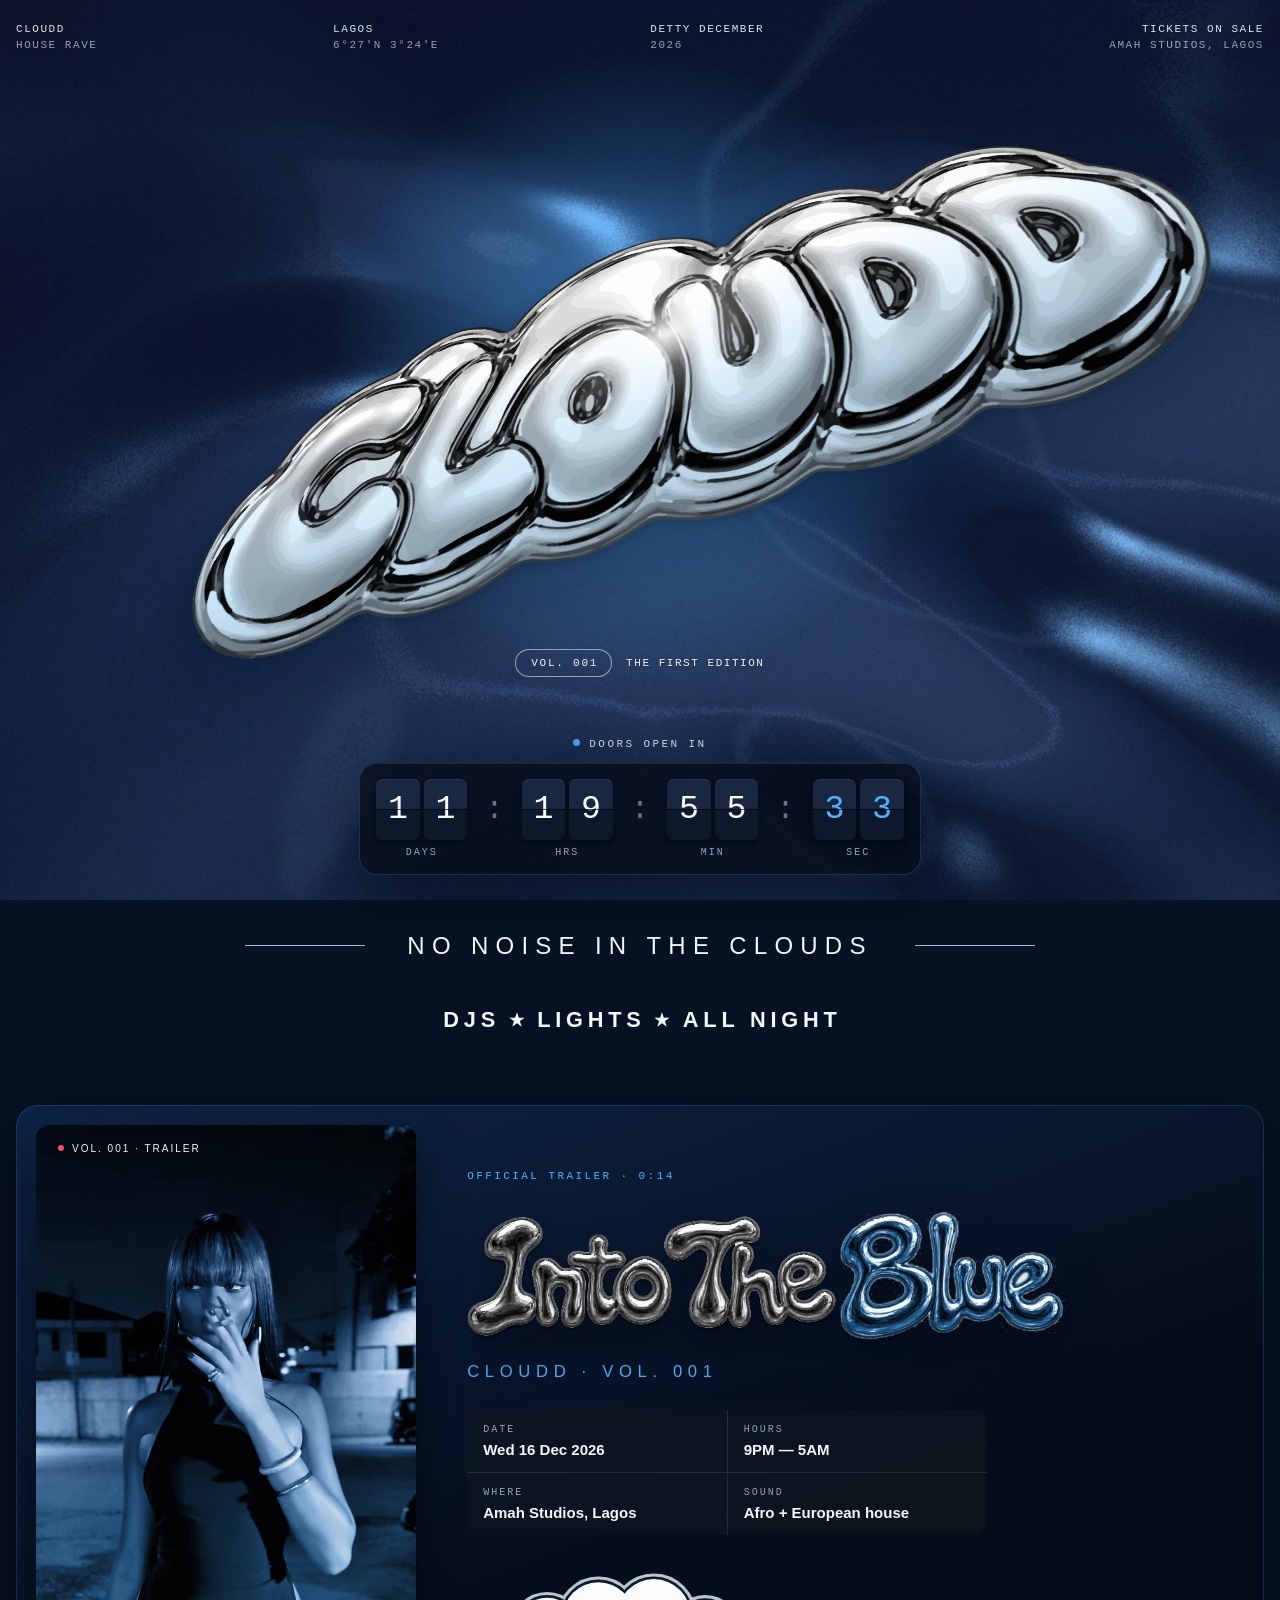
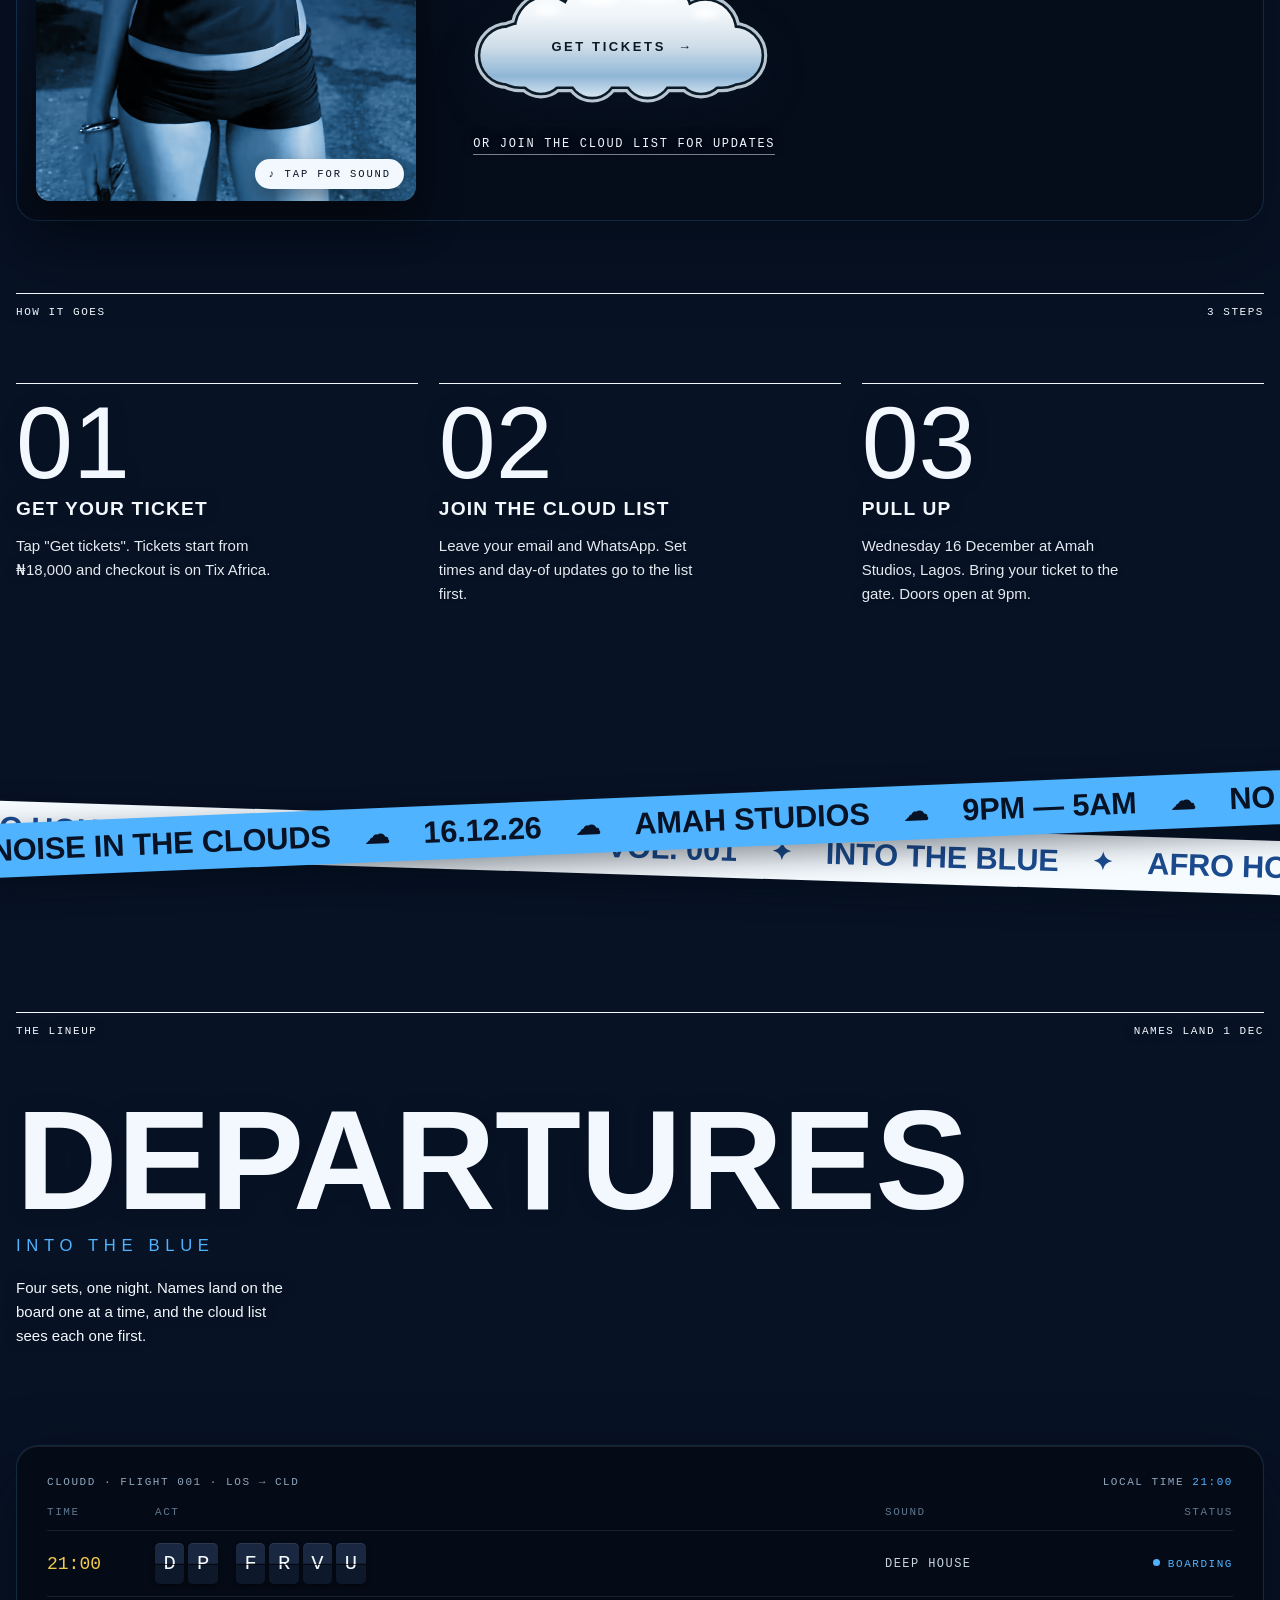
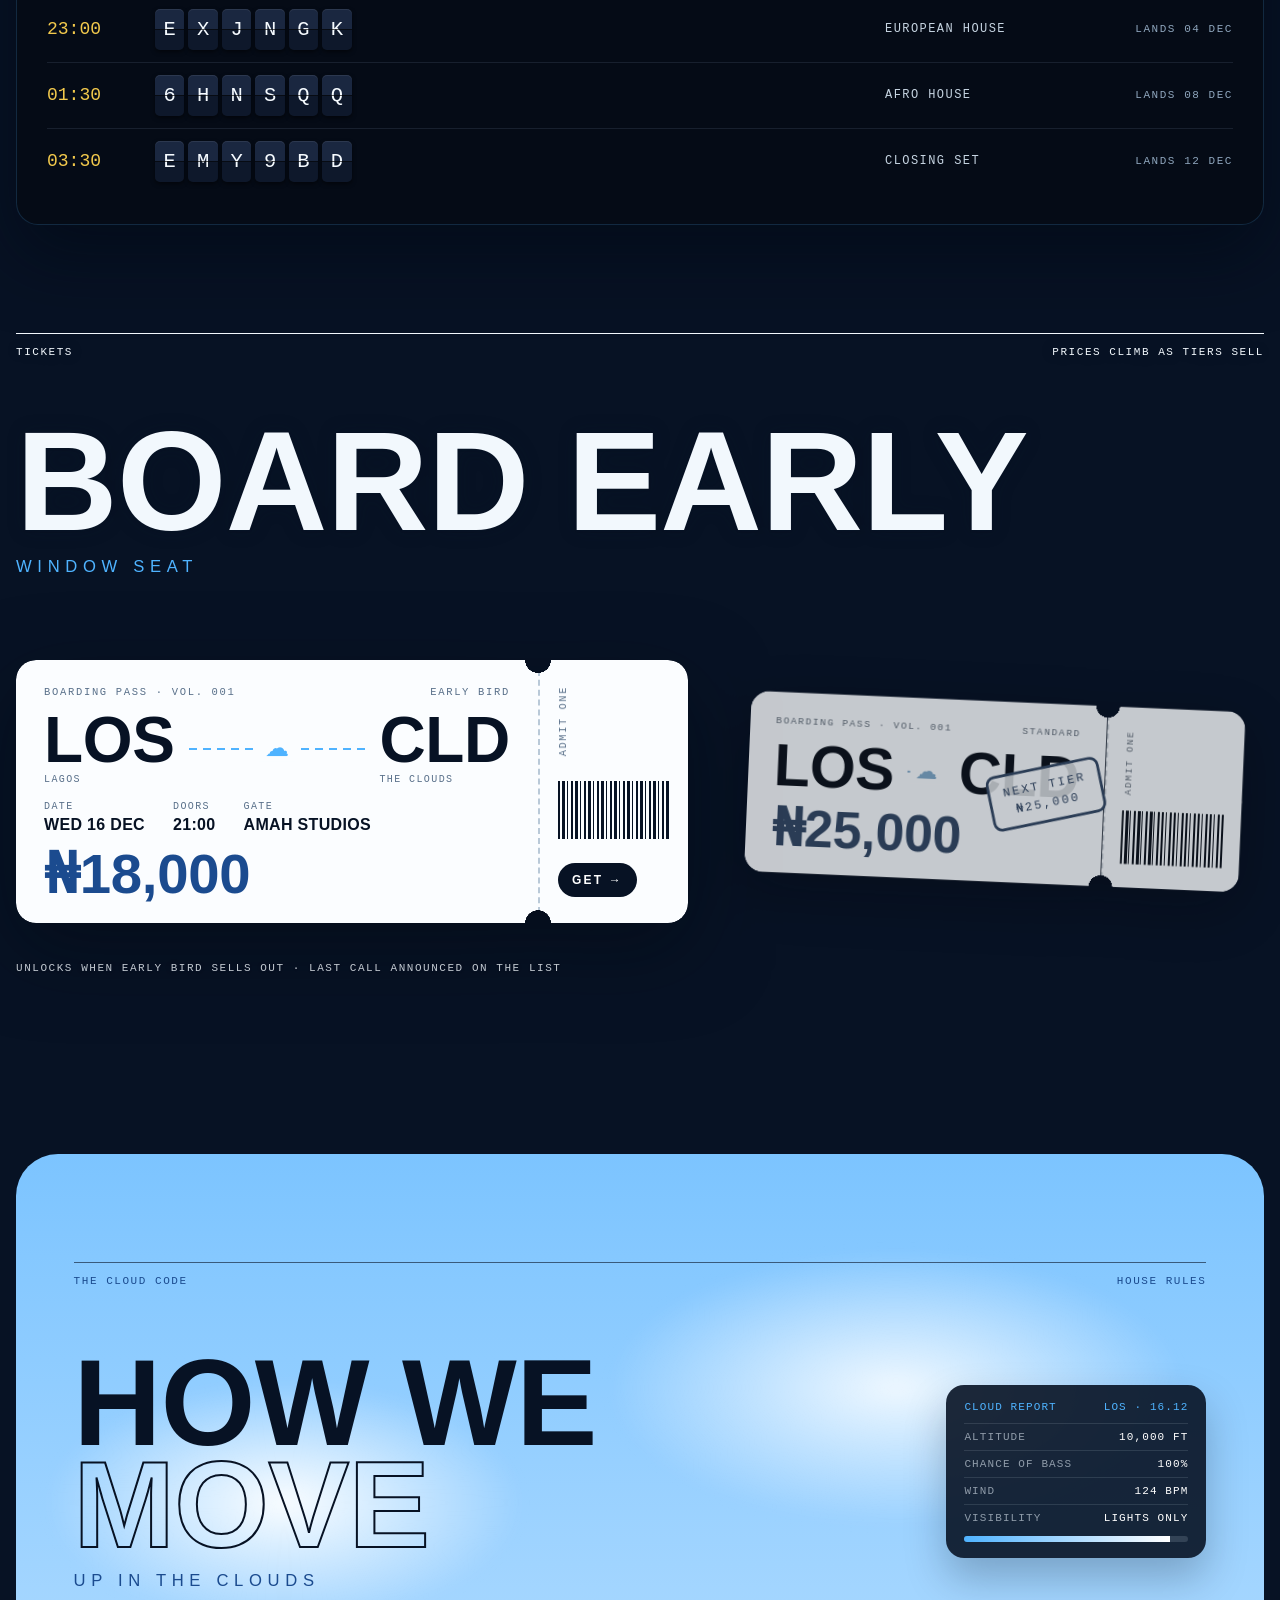
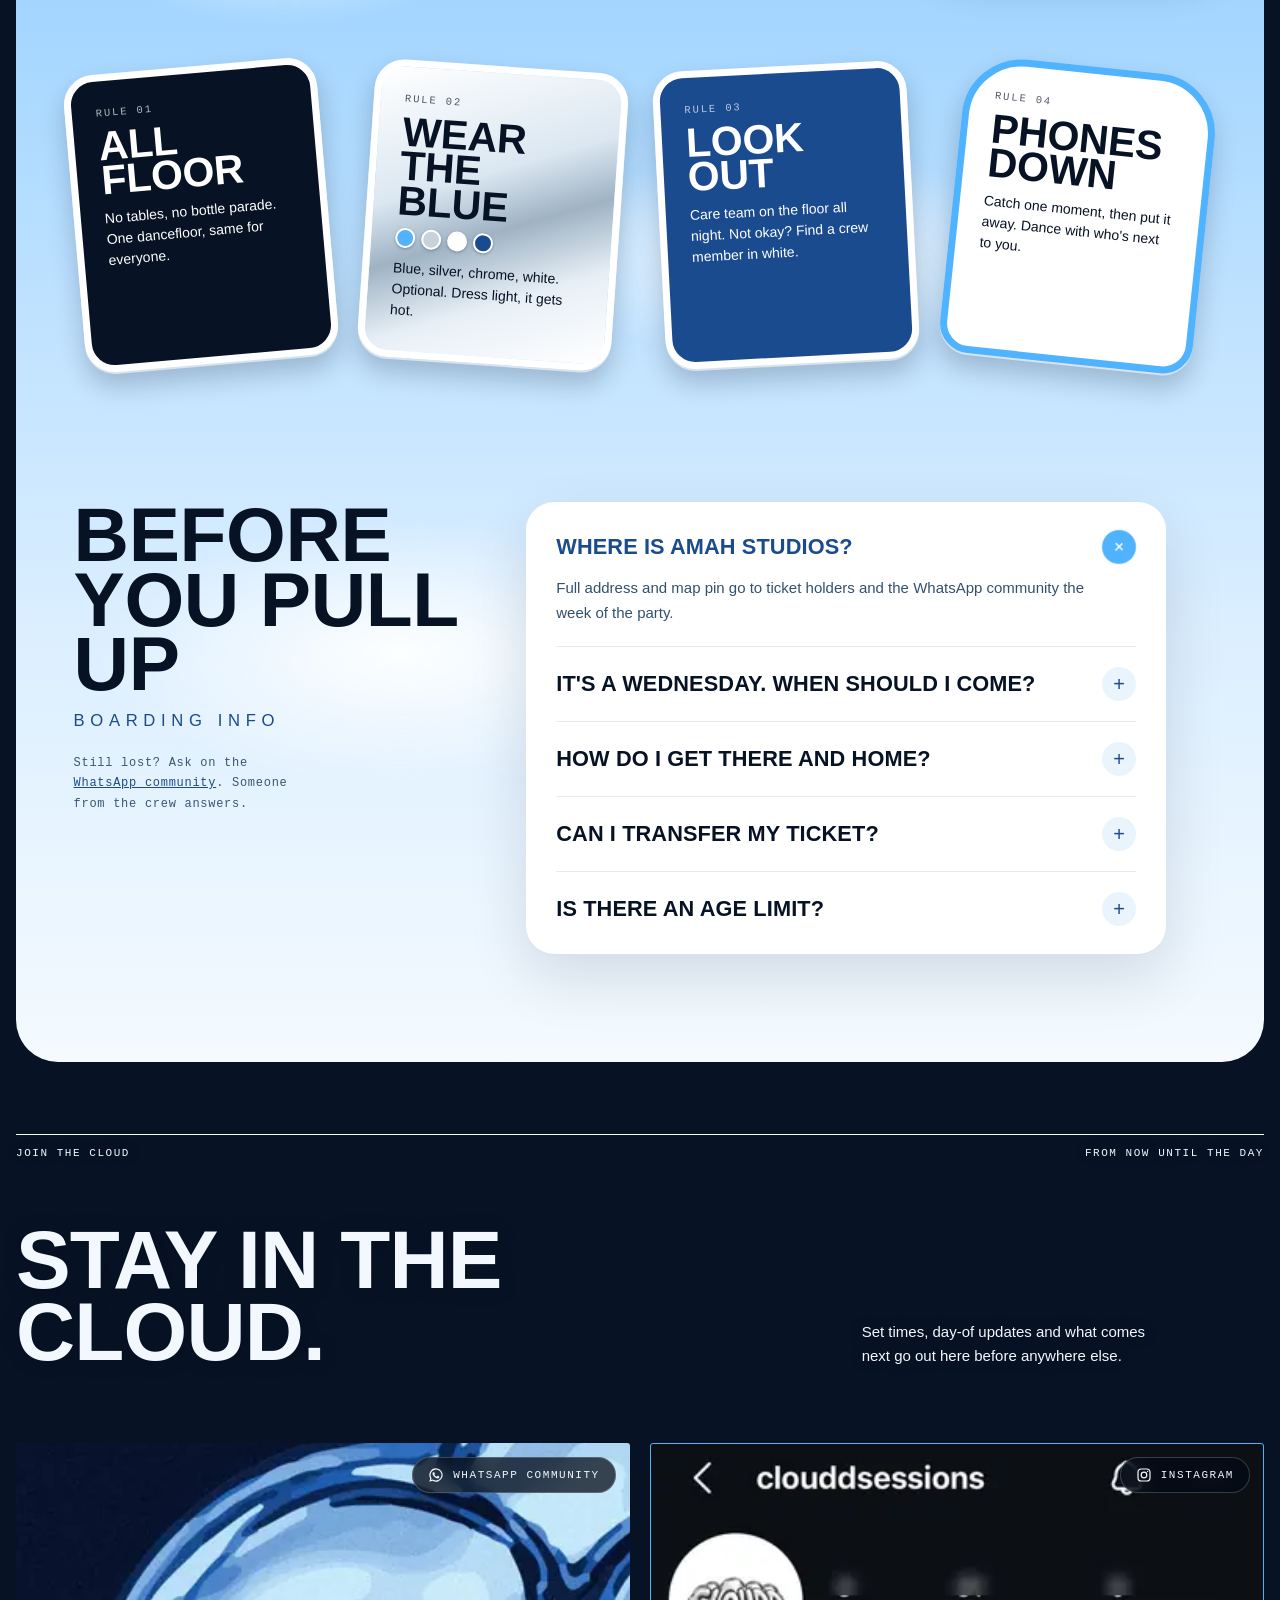
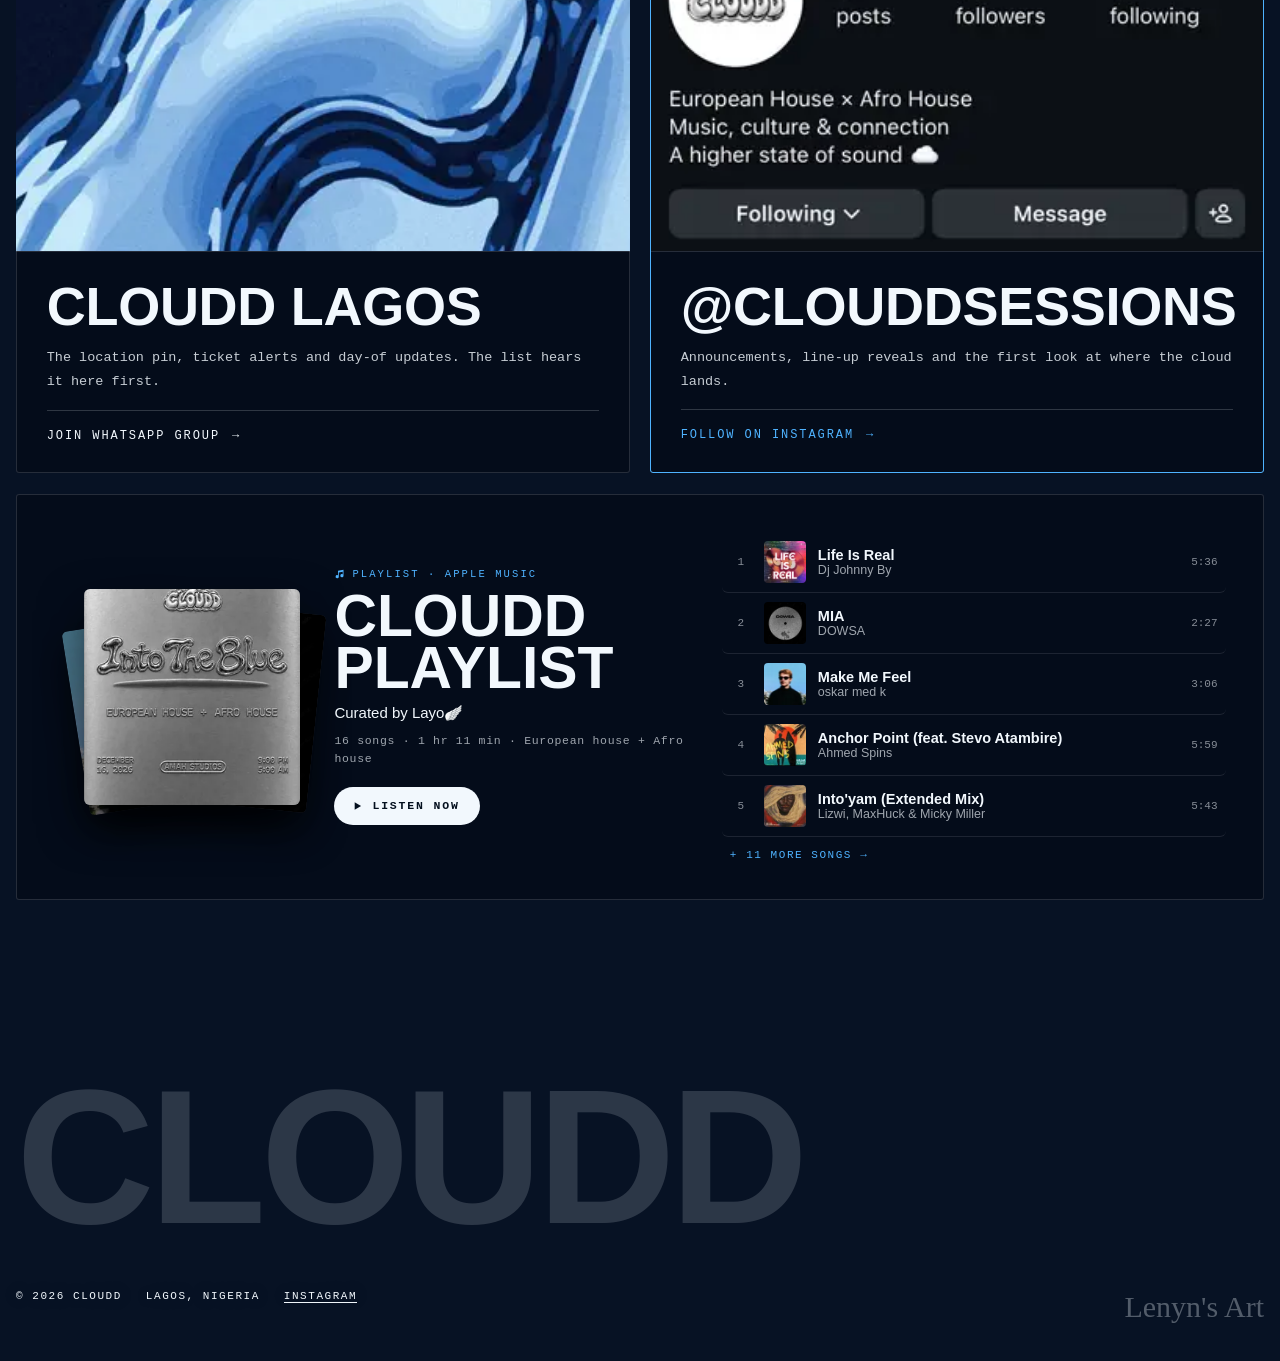
<file: index.html>
<!doctype html>
<html lang="en">
<head>
<meta charset="utf-8">
<meta http-equiv="Content-Security-Policy" content="default-src 'self'; script-src 'self' 'unsafe-inline'; style-src 'self' 'unsafe-inline' https://fonts.googleapis.com; font-src https://fonts.gstatic.com data:; img-src 'self' data: blob: https://bmrhejmutccvjzijuqae.supabase.co; media-src 'self'; connect-src 'self' data: https://bmrhejmutccvjzijuqae.supabase.co; manifest-src 'self'; object-src 'none'; base-uri 'none'; form-action 'none'">
<meta name="viewport" content="width=device-width, initial-scale=1, viewport-fit=cover">
<title>CLOUDD - Into The Blue</title>
<meta name="description" content="A European house and Afro house rave in Lagos. Wed 16 December 2026, 9PM — 5AM at Amah Studios. Tickets on sale now.">
<link rel="canonical" href="https://clouddsessions.com/">
<meta property="og:type" content="website">
<meta property="og:site_name" content="CLOUDD">
<meta property="og:url" content="https://clouddsessions.com/">
<meta property="og:title" content="CLOUDD - Into The Blue">
<meta property="og:description" content="A European house and Afro house rave in Lagos. Wed 16 December 2026, 9PM — 5AM at Amah Studios. Tickets on sale now.">
<meta property="og:image" content="https://clouddsessions.com/og-image.jpg">
<meta property="og:image:secure_url" content="https://clouddsessions.com/og-image.jpg">
<meta property="og:image:type" content="image/jpeg">
<meta property="og:image:width" content="1200">
<meta property="og:image:height" content="630">
<meta property="og:image:alt" content="CLOUDD chrome logo with Into The Blue, Vol. 001, Wed 16 Dec 2026, 9PM to 5AM, Amah Studios, Lagos">
<meta property="og:locale" content="en_NG">
<meta name="twitter:card" content="summary_large_image">
<meta name="twitter:title" content="CLOUDD - Into The Blue">
<meta name="twitter:description" content="A European house and Afro house rave in Lagos. Wed 16 December 2026, 9PM — 5AM at Amah Studios. Tickets on sale now.">
<meta name="twitter:image" content="https://clouddsessions.com/og-image.jpg">
<meta name="theme-color" content="#071224">
<meta name="apple-mobile-web-app-title" content="CLOUDD">
<link rel="icon" href="favicon.ico" sizes="16x16 32x32 48x48">
<link rel="icon" href="favicon-32.png" sizes="32x32" type="image/png">
<link rel="icon" href="favicon-16.png" sizes="16x16" type="image/png">
<link rel="icon" href="favicon-96.png" sizes="96x96" type="image/png">
<link rel="apple-touch-icon" href="apple-touch-icon.png" sizes="180x180">
<link rel="manifest" href="site.webmanifest">
<link rel="preconnect" href="https://fonts.googleapis.com">
<link rel="preconnect" href="https://fonts.gstatic.com" crossorigin>
<link rel="stylesheet" href="https://fonts.googleapis.com/css2?family=Archivo:wdth,wght@62..125,300..900&family=JetBrains+Mono:wght@400;500&family=Sacramento&display=swap">
<link rel="stylesheet" href="site.css?v=70f93186">
</head>
<body>
<!--
  Designed & developed by Lenyn's Art / CLOUDD — 2026
  Built with intention. Every line deliberate.
-->
<script>if(!matchMedia("(prefers-reduced-motion: reduce)").matches)document.documentElement.classList.add("intro");</script>
<canvas id="chrome" aria-hidden="true"></canvas>
<div class="grain" aria-hidden="true"></div>

<div class="wrap">
  <header class="grid bar mono emboss">
    <div class="a"><span>CLOUDD</span><span>House rave</span></div>
    <div class="b"><span>Lagos</span><span>6°27′N 3°24′E</span></div>
    <div class="c"><span>Detty December</span><span>2026</span></div>
    <div class="d"><span><a href="#tickets">Tickets on sale</a></span><span>Amah Studios, Lagos</span></div>
  </header>

  <main>
    <div class="grid hero">
      <div class="logo-cell">
        <div class="beat-light" aria-hidden="true"></div>
        <div class="logo" id="logo">
          <img src="cloudd-logo.webp" alt="CLOUDD" width="1400" height="639">
          <div class="tint"></div>
          <div class="glint"></div>
        </div>
      </div>

      <div class="edition"><span class="chip">VOL. 001</span><span class="mono emboss">The first edition</span></div>

      <div class="count" id="count" role="timer" aria-label="Countdown to doors">
        <span class="cd-lbl"><b></b>Doors open in</span>
        <div class="cd-row"><div class="cd-g"><div class="tl" id="cd-d"><span>0</span><span>0</span></div><small>Days</small></div><span class="cd-colon">:</span><div class="cd-g"><div class="tl" id="cd-h"><span>0</span><span>0</span></div><small>Hrs</small></div><span class="cd-colon">:</span><div class="cd-g"><div class="tl" id="cd-m"><span>0</span><span>0</span></div><small>Min</small></div><span class="cd-colon">:</span><div class="cd-g s"><div class="tl" id="cd-s"><span>0</span><span>0</span></div><small>Sec</small></div></div>
      </div>

      <div class="card-line tagline emboss"><hr aria-hidden="true"><p id="tagline" aria-label="No noise in the clouds">NO NOISE IN THE CLOUDS</p><hr aria-hidden="true"></div>

      <div class="facts emboss">
        <div class="stars">DJS<b>★</b>LIGHTS<b>★</b>ALL NIGHT</div>
      </div>

    </div>

    <section style="padding-block:0 clamp(40px,8vh,88px)">
      <div class="grid">
        <div class="trl" id="trl">
          <div class="trl-v">
            <video id="trl-vid" muted loop playsinline preload="none" poster="trailer-poster.webp" width="720" height="1280"><source data-src="trailer-av1.mp4" type='video/mp4; codecs="av01.0.05M.08"'><source data-src="trailer-hevc.mp4" type='video/mp4; codecs="hvc1.1.6.L93.B0"'><source data-src="trailer.mp4" type="video/mp4"></video>
            <span class="trl-tint" aria-hidden="true"></span>
            <span class="trl-rec"><b></b>Vol. 001 · Trailer</span>
            <button class="trl-snd" id="trl-snd" type="button" aria-pressed="false">♪ Tap for sound</button>
          </div>
          <div class="trl-copy">
            <p class="trl-k">Official trailer · 0:14</p>
            <h2 class="itb"><img src="into-the-blue.webp" alt="Into the Blue" width="858" height="191"><span class="wide">Cloudd · vol. 001</span></h2>
            <dl class="trl-dl"><div><dt>Date</dt><dd>Wed 16 Dec 2026</dd></div><div><dt>Hours</dt><dd>9PM — 5AM</dd></div><div><dt>Where</dt><dd>Amah Studios, Lagos</dd></div><div><dt>Sound</dt><dd>Afro + European house</dd></div></dl>
            <div class="trl-cta">
              <a class="press" href="#tickets">GET TICKETS <span class="arrow" aria-hidden="true">→</span></a>
              <a class="alt-link mono emboss" href="#list">or join the cloud list for updates</a>
            </div>
          </div>
        </div>
      </div>
    </section>

    <section aria-labelledby="how-h" style="padding-top:0">
      <div class="grid">
        <div class="rule mono emboss"><span id="how-h">How it goes</span><span>3 steps</span></div>
        <div class="steps emboss">
          <article class="step">
            <div class="n">01</div>
            <h4>Get your ticket</h4>
            <p>Tap "Get tickets". Tickets start from ₦18,000 and checkout is on Tix Africa.</p>
          </article>
          <article class="step">
            <div class="n">02</div>
            <h4>Join the cloud list</h4>
            <p>Leave your email and WhatsApp. Set times and day-of updates go to the list first.</p>
          </article>
          <article class="step">
            <div class="n">03</div>
            <h4>Pull up</h4>
            <p id="step3">Wednesday 16 December at Amah Studios, Lagos. Bring your ticket to the gate. Doors open at 9pm.</p>
          </article>
        </div>
      </div>
    </section>

    <div class="tape-wrap" aria-hidden="true">
      <div class="tape a"><div class="run cond"><span>No noise in the clouds <i>☁</i> 16.12.26 <i>☁</i> Amah Studios <i>☁</i> 9PM — 5AM <i>☁</i></span><span>No noise in the clouds <i>☁</i> 16.12.26 <i>☁</i> Amah Studios <i>☁</i> 9PM — 5AM <i>☁</i></span></div></div>
      <div class="tape b"><div class="run cond"><span>Afro house <i>✦</i> European house <i>✦</i> Vol. 001 <i>✦</i> Into the blue <i>✦</i></span><span>Afro house <i>✦</i> European house <i>✦</i> Vol. 001 <i>✦</i> Into the blue <i>✦</i></span></div></div>
    </div>

    <section aria-labelledby="lu-h" style="padding-top:clamp(30px,6vh,60px)">
      <div class="grid">
        <div class="rule mono emboss"><span>The lineup</span><span>Names land 1 Dec</span></div>
        <div class="dep-head">
          <h2 id="lu-h" class="cond">Departures<span class="wide">into the blue</span></h2>
          <p class="emboss">Four sets, one night. Names land on the board one at a time, and the cloud list sees each one first.</p>
        </div>
        <div class="board" role="table" aria-label="Lineup board">
          <div class="board-top mono"><span>CLOUDD · Flight 001 · LOS → CLD</span><span>Local time <b id="bt-clock">21:00</b></span></div>
          <div class="brow hd mono"><span>Time</span><span>Act</span><span>Sound</span><span style="text-align:right">Status</span></div>
          <div class="brow"><span class="t">21:00</span><span class="flaps" data-text="DJ NAME"></span><span class="s">Deep house</span><span class="st on">Boarding</span></div>
          <div class="brow"><span class="t">23:00</span><span class="flaps" data-text="??????" data-mystery></span><span class="s">European house</span><span class="st">Lands 04 Dec</span></div>
          <div class="brow"><span class="t">01:30</span><span class="flaps" data-text="??????" data-mystery></span><span class="s">Afro house</span><span class="st">Lands 08 Dec</span></div>
          <div class="brow"><span class="t">03:30</span><span class="flaps" data-text="??????" data-mystery></span><span class="s">Closing set</span><span class="st">Lands 12 Dec</span></div>
        </div>
      </div>
    </section>

    <section aria-labelledby="tl-h" style="padding-top:0">
      <div class="grid">
        <div class="rule mono emboss"><span>Tickets</span><span>Prices climb as tiers sell</span></div>
        <div class="dep-head"><h2 id="tl-h" class="cond">Board early<span class="wide">window seat</span></h2></div>
        <div class="passes">
          <a class="bp" href="#tickets">
            <div class="main">
              <div class="top"><span>Boarding pass · Vol. 001</span><span>Early Bird</span></div>
              <div class="route"><div><b class="cond">LOS</b><small>Lagos</small></div><i></i><div><b class="cond">CLD</b><small>The clouds</small></div></div>
              <div class="row"><div>Date<b>WED 16 DEC</b></div><div>Doors<b>21:00</b></div><div>Gate<b>Amah Studios</b></div></div>
              <div class="price cond">₦18,000</div>
            </div>
            <div class="stub"><span class="adm">Admit one</span><div class="bar"></div><span class="go">GET →</span></div>
          </a>
          <div class="bp soon" aria-label="Next tier, not on sale yet">
            <span class="stamp-soon">Next tier<br>₦25,000</span>
            <div class="main">
              <div class="top"><span>Boarding pass · Vol. 001</span><span>Standard</span></div>
              <div class="route"><div><b class="cond">LOS</b></div><i></i><div><b class="cond">CLD</b></div></div>
              <div class="price cond">₦25,000</div>
            </div>
            <div class="stub"><span class="adm">Admit one</span><div class="bar"></div></div>
          </div>
        </div>
        <p class="passes-note mono emboss">Unlocks when Early Bird sells out · Last call announced on the list</p>
      </div>
    </section>

    <div class="paper">
    <section aria-labelledby="cc-h">
      <div class="grid">
        <div class="rule mono"><span>The cloud code</span><span>House rules</span></div>
        <div class="code-head"><h2 id="cc-h" class="cond">How we <em class="ol">move</em><span class="wide">up in the clouds</span></h2></div>
        <div class="report" aria-label="Cloud report">
          <div class="rp-top"><span>Cloud report</span><span>LOS · 16.12</span></div>
          <dl>
            <div><dt>Altitude</dt><dd>10,000 ft</dd></div>
            <div><dt>Chance of bass</dt><dd>100%</dd></div>
            <div><dt>Wind</dt><dd>124 BPM</dd></div>
            <div><dt>Visibility</dt><dd>Lights only</dd></div>
          </dl>
          <div class="alt"><i style="--v:.92"></i></div>
        </div>
        <div class="stickers">
          <article class="stk navy" style="--r:-5deg"><span class="no">Rule 01</span><h4 class="cond">All floor</h4><p>No tables, no bottle parade. One dancefloor, same for everyone.</p></article>
          <article class="stk chrome" style="--r:4deg"><span class="no">Rule 02</span><h4 class="cond">Wear the blue</h4><div class="sw"><i style="background:#4fb3ff"></i><i style="background:#c9d2da"></i><i style="background:#fff"></i><i style="background:#1b4b8f"></i></div><p>Blue, silver, chrome, white. Optional. Dress light, it gets hot.</p></article>
          <article class="stk sky" style="--r:-3deg"><span class="no">Rule 03</span><h4 class="cond">Look out</h4><p>Care team on the floor all night. Not okay? Find a crew member in white.</p></article>
          <article class="stk cloud" style="--r:6deg"><span class="no">Rule 04</span><h4 class="cond">Phones down</h4><p>Catch one moment, then put it away. Dance with who's next to you.</p></article>
        </div>

        <div class="faq-wrap">
          <div class="faq-side">
            <h3 id="fq-h" class="cond">Before you pull up<span class="wide">boarding info</span></h3>
            <p>Still lost? Ask on the <a href="#join">WhatsApp community</a>. Someone from the crew answers.</p>
          </div>
          <div class="faq-box">
            <details open><summary>Where is Amah Studios?<span class="pm">+</span></summary><p>Full address and map pin go to ticket holders and the WhatsApp community the week of the party.</p></details>
            <details><summary>It's a Wednesday. When should I come?<span class="pm">+</span></summary><p>Doors 9PM, music until 5AM. Set times drop on the list the day before.</p></details>
            <details><summary>How do I get there and home?<span class="pm">+</span></summary><p>Ride-hailing drop-off at the gate. Limited parking. We'll share the best 5AM pickup spot.</p></details>
            <details><summary>Can I transfer my ticket?<span class="pm">+</span></summary><p>Yes, through Tix Africa. Tickets are non-refundable.</p></details>
            <details><summary>Is there an age limit?<span class="pm">+</span></summary><p>18+. Bring ID.</p></details>
          </div>
        </div>
      </div>
    </section>
    </div>

    <section id="wall" class="photos-only" aria-labelledby="ed-h" style="padding-top:0">
      <div class="grid">
        <div class="rule mono emboss"><span>The cloud wall</span><span>Vol. 001</span></div>
        <div class="ed-head emboss"><h2 id="ed-h">Put your face<br>on the cloud.</h2></div>
        <p class="ed-side emboss">Add a photo when you join and your face goes inside a cloud here, next to everyone else on the list.</p>
        <div class="wall" id="wall-grid"></div>
      </div>
    </section>

    <section id="join" aria-labelledby="join-h" style="padding-top:0">
      <div class="grid">
        <div class="rule mono emboss"><span>Join the cloud</span><span>From now until the day</span></div>
        <div class="join-head emboss"><h2 id="join-h">Stay in the<br>cloud.</h2></div>
        <p class="join-side emboss">Set times, day-of updates and what comes next go out here before anywhere else.</p>
        <div class="channels">
          <a class="chan" id="ch-wa" href="#join" target="_blank" rel="noopener">
            <span class="media"><img src="img/macro-c-800.webp" srcset="img/macro-c-400.webp 400w, img/macro-c-800.webp 800w" sizes="(max-width:520px) 50vw, (max-width:900px) 100vw, 400px" alt="" loading="lazy" decoding="async" width="800" height="533"><span class="pill"><svg viewBox="0 0 24 24" fill="currentColor" aria-hidden="true"><path d="M12 2a10 10 0 0 0-8.6 15.1L2 22l5-1.3A10 10 0 1 0 12 2Zm0 18.2a8.2 8.2 0 0 1-4.2-1.2l-.3-.2-3 .8.8-2.9-.2-.3A8.2 8.2 0 1 1 12 20.2Zm4.5-6.1c-.2-.1-1.5-.7-1.7-.8-.2-.1-.4-.1-.6.1l-.8 1c-.1.2-.3.2-.5.1a6.7 6.7 0 0 1-3.3-2.9c-.2-.4.2-.4.7-1.3.1-.2 0-.3 0-.4l-.8-1.8c-.2-.5-.4-.4-.6-.4h-.5a.9.9 0 0 0-.7.3 2.8 2.8 0 0 0-.9 2.1 4.9 4.9 0 0 0 1 2.6 11.2 11.2 0 0 0 4.3 3.8c1.6.7 2.2.7 3 .6a2.5 2.5 0 0 0 1.7-1.2 2 2 0 0 0 .1-1.2c0-.1-.2-.2-.4-.3Z"/></svg>WhatsApp community</span></span>
            <span class="body">
              <h4>CLOUDD Lagos</h4>
              <p>The location pin, ticket alerts and day-of updates. The list hears it here first.</p>
              <span class="cta">Join WhatsApp group <i aria-hidden="true">→</i></span>
            </span>
          </a>
          <a class="chan live" id="ch-ig" href="#join" target="_blank" rel="noopener">
            <span class="media"><img src="img/ig-profile-800.webp" srcset="img/ig-profile-400.webp 400w, img/ig-profile-800.webp 800w" sizes="(max-width:520px) 50vw, (max-width:900px) 100vw, 400px" alt="" loading="lazy" decoding="async" width="800" height="549" style="object-position:top"><span class="pill"><svg viewBox="0 0 24 24" fill="none" stroke="currentColor" stroke-width="1.8" aria-hidden="true"><rect x="3" y="3" width="18" height="18" rx="5"/><circle cx="12" cy="12" r="4.2"/><circle cx="17.4" cy="6.6" r="1" fill="currentColor" stroke="none"/></svg>Instagram</span></span>
            <span class="body">
              <h4 id="ch-ig-h">@clouddsessions</h4>
              <p>Announcements, line-up reveals and the first look at where the cloud lands.</p>
              <span class="cta">Follow on Instagram <i aria-hidden="true">→</i></span>
            </span>
          </a>
          <a class="chan plc pc" id="ch-pl" href="#join" target="_blank" rel="noopener" aria-label="Cloudd playlist by Layo on Apple Music, 16 songs, 1 hour 11 minutes">
            <span class="pc-stack">
              <img src="img/pl/s3.webp" alt="" class="s3" width="320" height="320" loading="lazy" decoding="async">
              <img src="img/pl/s2.webp" alt="" class="s2" width="320" height="320" loading="lazy" decoding="async">
              <img src="img/pl/cover-560.webp" srcset="img/pl/cover-280.webp 280w, img/pl/cover-560.webp 560w" sizes="(max-width:600px) 110px, 280px" alt="" class="s1" width="560" height="560" loading="lazy" decoding="async">
            </span>
            <span class="pc-meta">
              <span class="pc-k"><svg viewBox="0 0 24 24" fill="currentColor" aria-hidden="true"><path d="M19 3.5v11.8a3.2 3.2 0 1 1-1.6-2.8V7.6L9.6 9.2v8.1a3.2 3.2 0 1 1-1.6-2.8V5.7Z"/></svg>Playlist · Apple Music</span>
              <span class="pc-t">Cloudd playlist</span>
              <span class="pc-by">Curated by Layo🪽</span>
              <span class="pc-n">16 songs · 1 hr 11 min · European house + Afro house</span>
              <span class="pc-btn"><svg viewBox="0 0 24 24" fill="currentColor" aria-hidden="true"><path d="M8 5.5v13l11-6.5z"/></svg>Listen now</span>
            </span>
            <ol class="pc-list"><li class="pc-row"><span class="n">1</span><img src="img/pl/t1.webp" alt="" width="96" height="96" loading="lazy" decoding="async"><span class="tt"><b>Life Is Real</b><small>Dj Johnny By</small></span><span class="d">5:36</span></li><li class="pc-row"><span class="n">2</span><img src="img/pl/t2.webp" alt="" width="96" height="96" loading="lazy" decoding="async"><span class="tt"><b>MIA</b><small>DOWSA</small></span><span class="d">2:27</span></li><li class="pc-row"><span class="n">3</span><img src="img/pl/t3.webp" alt="" width="96" height="96" loading="lazy" decoding="async"><span class="tt"><b>Make Me Feel</b><small>oskar med k</small></span><span class="d">3:06</span></li><li class="pc-row"><span class="n">4</span><img src="img/pl/t4.webp" alt="" width="96" height="96" loading="lazy" decoding="async"><span class="tt"><b>Anchor Point (feat. Stevo Atambire)</b><small>Ahmed Spins</small></span><span class="d">5:59</span></li><li class="pc-row"><span class="n">5</span><img src="img/pl/t5.webp" alt="" width="96" height="96" loading="lazy" decoding="async"><span class="tt"><b>Into&#x27;yam (Extended Mix)</b><small>Lizwi, MaxHuck &amp; Micky Miller</small></span><span class="d">5:43</span></li><li class="pc-more">+ <span class="w">11</span><span class="m">13</span> more songs <i aria-hidden="true">→</i></li></ol>
          </a>
        </div>
      </div>
    </section>
  </main>

  <nav class="dock" id="dock" aria-label="Quick actions">
    <a class="wa" id="dock-list" href="#list">JOIN LIST</a>
    <a class="go" href="#tickets">TICKETS <span aria-hidden="true">→</span></a>
  </nav>

  <div class="sheet" id="list" hidden role="dialog" aria-modal="true" aria-labelledby="rsvp-h">
    <div class="pop" id="pop">
      <div class="puffs" id="puffs" aria-hidden="true"></div>
      <button class="sheet-x" id="sheet-x" type="button" aria-label="Close">×</button>

      <form id="rsvp-form" novalidate>
        <span class="mono tagline">Cloud access</span>
        <h2 id="rsvp-h"><span>Join the cloud list</span></h2>
        <p class="lede">Tickets are on sale now. Join the list too and you'll get set times and day-of updates first.</p>
        <div class="field">
          <label class="vh" for="f-name">Full name</label>
          <input id="f-name" name="name" type="text" autocomplete="name" placeholder="Full name" required>
          <div class="err" id="e-name"></div>
        </div>
        <div class="field">
          <label class="vh" for="f-email">Email</label>
          <input id="f-email" name="email" type="email" inputmode="email" autocomplete="email" placeholder="Email" required>
          <div class="err" id="e-email"></div>
        </div>
        <div class="field">
          <label class="vh" for="f-wa">WhatsApp number</label>
          <input id="f-wa" name="whatsapp" type="tel" inputmode="tel" autocomplete="tel" placeholder="WhatsApp number" required>
          <div class="err" id="e-wa"></div>
        </div>
        <div class="field photos-only">
          <label class="drop" for="f-photo">
            <span class="drop-pic" id="drop-pic"></span>
            <span class="drop-t"><b id="drop-b">Add your face</b><span>Optional. It goes inside a cloud on the wall.</span></span>
          </label>
          <input id="f-photo" name="photo" type="file" accept="image/*" class="vh">
          <div class="err" id="e-photo"></div>
        </div>
        <div class="hp" aria-hidden="true"><label for="f-company">Company</label><input id="f-company" name="company" tabindex="-1" autocomplete="off"></div>
        <label class="consent" for="f-consent">
          <input id="f-consent" name="consent" type="checkbox" required>
          <span>Email and WhatsApp me set times, day-of updates and party news.</span>
        </label>
        <div class="err" id="e-consent"></div>
        <div class="submit-row">
          <button class="press" id="submit" type="submit">JOIN <span aria-hidden="true">→</span></button>
        </div>
        <span class="form-msg mono" id="form-msg" role="status" aria-live="polite"></span>
        <a class="wa-btn" id="pop-wa" href="#join" hidden target="_blank" rel="noopener">Join WhatsApp community →</a>
      </form>

      <div class="done" id="pass" hidden tabindex="-1">
        <div class="done-card" id="my-card"></div>
        <span class="mono tagline">CLOUDD · Vol. 001</span>
        <h3 id="p-head">You're on the cloud list.</h3>
        <p id="p-copy">We'll email and WhatsApp you set times and day-of updates. Got your ticket yet?</p>
        <a class="mono done-link photos-only" href="#wall">See the cloud wall →</a>
        <a class="mono done-link" href="#tickets">Get tickets →</a>
      </div>
    </div>
  </div>

  <div class="sheet" id="tickets" hidden role="dialog" aria-modal="true" aria-labelledby="tk-h">
    <div class="pop tk-pop" id="tk-pop">
      <div class="puffs" id="tk-puffs" aria-hidden="true"></div>
      <button class="sheet-x" id="tk-x" type="button" aria-label="Close">×</button>
      <div class="tk">
        <span class="mono tagline">Tickets · Vol. 001</span>
        <h2 id="tk-h" class="tk-itb"><img src="into-the-blue.webp" alt="Into the Blue" width="858" height="191" decoding="async"></h2>
        <p class="tk-when mono"><span id="tk-date"></span><span id="tk-time"></span><span id="tk-place"></span></p>
        <a class="tier" id="tk-card" href="#" target="_blank" rel="noopener">
          <span class="t-name">Tickets</span>
          <span class="t-price" id="tk-from"></span>
          <span class="t-note">Early Bird while it lasts.</span>
        </a>
        <div class="submit-row">
          <a class="press" id="tk-go" href="#" target="_blank" rel="noopener">GET TICKETS <span aria-hidden="true">→</span></a>
        </div>
        <p class="tk-note mono">Secure checkout on Tix Africa · opens in a new tab</p>
      </div>
    </div>
  </div>

  <footer>
    <div class="grid">
      <p class="big" aria-hidden="true">CLOUDD</p>
      <div class="foot-l mono emboss">
        <span>© 2026 CLOUDD</span>
        <span>Lagos, Nigeria</span>
        <a id="ig-link" href="#" hidden target="_blank" rel="noopener">Instagram</a>
      </div>
      <div class="foot-r"><a class="sig" href="https://lenyns.art" target="_blank" rel="noopener">Lenyn's Art</a></div>
    </div>
  </footer>
</div>

<script src="site.js?v=a11cff76"></script>

<script>
(function(){var el=document.getElementById("count");if(!el)return;
var t=new Date(typeof CONFIG!=="undefined"&&CONFIG.eventDate?CONFIG.eventDate:"2026-12-16T21:00:00+01:00").getTime();
function set(k,v){var w=document.getElementById("cd-"+k),s=String(v).padStart(2,"0"),sp=w.children;
  while(sp.length<s.length){w.insertBefore(document.createElement("span"),w.firstChild)}
  for(var i=0;i<sp.length;i++){var c=s[i];if(sp[i].textContent!==c){sp[i].textContent=c;sp[i].classList.remove("tick");void sp[i].offsetWidth;sp[i].classList.add("tick")}}}
function tick(){var s=Math.floor((t-Date.now())/1000);if(s<=0){el.hidden=true;return}
set("d",Math.floor(s/86400));set("h",Math.floor(s%86400/3600));set("m",Math.floor(s%3600/60));set("s",s%60)}
tick();setInterval(tick,1000)})();
</script>
<script>
(function(){var A="ABCDEFGHIJKLMNOPQRSTUVWXYZ0123456789",rm=matchMedia("(prefers-reduced-motion: reduce)").matches;
function rnd(){return A[Math.floor(Math.random()*A.length)]}
document.querySelectorAll(".flaps").forEach(function(el){var txt=el.dataset.text,cells=[];
  txt.split("").forEach(function(c){var s=document.createElement("span");if(c===" "){s.className="sp"}else{s.textContent=rm?c:rnd()}el.appendChild(s);cells.push([s,c])});
  el.setAttribute("aria-label",el.dataset.mystery!==undefined?"To be announced":txt);
  function settle(){cells.forEach(function(p,i){if(p[1]===" ")return;var n=6+i*3+Math.floor(Math.random()*6),k=0;
    (function step(){p[0].classList.remove("tick");void p[0].offsetWidth;p[0].classList.add("tick");
      p[0].textContent=k>=n?p[1]:rnd();if(k++<n)setTimeout(step,70)})()})}
  if(rm)return;var io=new IntersectionObserver(function(e){if(e[0].isIntersecting){settle();io.disconnect();
    if(el.dataset.mystery!==undefined)setInterval(settle,4200+Math.random()*1500)}},{threshold:.4});io.observe(el)});
})();
</script>
<script>
(function(){var v=document.getElementById("trl-vid"),b=document.getElementById("trl-snd"),box=document.getElementById("trl");if(!v)return;
/* fast start: fetch the trailer as soon as the page has settled (not on slow / data-saver connections), or when it nears the screen */
var started=false;
function start(){if(started)return;started=true;v.querySelectorAll("source").forEach(function(s){s.src=s.dataset.src});v.load();v.play().catch(function(){})}
var c=navigator.connection||{},slow=!!c.saveData||/(^|-)2g$/.test(c.effectiveType||"");
var near=new IntersectionObserver(function(es){es.forEach(function(e){if(e.isIntersecting){start();near.disconnect()}})},{rootMargin:"600px"});near.observe(box);
if(!slow){var go=function(){"requestIdleCallback" in window?requestIdleCallback(start,{timeout:2500}):setTimeout(start,1200)};document.readyState==="complete"?go():addEventListener("load",go)}
/* pause while off screen */
new IntersectionObserver(function(es){es.forEach(function(e){if(!started)return;if(e.isIntersecting)v.play().catch(function(){});else v.pause()})}).observe(box);
/* sound is the original soundtrack inside the video: the button just unmutes it, so it can never drift or stutter */
var on=false;
b.addEventListener("click",function(){on=!on;start();v.muted=!on;if(on&&v.paused)v.play().catch(function(){});
  b.setAttribute("aria-pressed",on);b.textContent=on?"♪ Sound on":"♪ Tap for sound"});
})();
</script>
</body></html>
</file>
<file: site.css>
:root{color-scheme:light;box-sizing:border-box;padding-top:env(safe-area-inset-top,0px);padding-bottom:env(safe-area-inset-bottom,0px)}html{scroll-padding-top:env(safe-area-inset-top,0px)}body{margin:0;padding:0;font:14px -apple-system,BlinkMacSystemFont,sans-serif;background:#fff;color:#000}img{max-width:100%}[hidden]:not([hidden=until-found i]){display:none!important}
/* ---------- playlist: full-width tracklist (Apple Music) ---------- */
#ch-pl img{height:auto}
.channels{grid-template-columns:repeat(2,1fr) !important}
#ch-pl.plc{grid-column:1 / -1 !important;flex-direction:row !important}
.pc{display:grid !important;grid-template-columns:minmax(200px,280px) minmax(220px,1fr) minmax(300px,1.3fr);gap:clamp(20px,3vw,44px);align-items:center;padding:clamp(22px,3vw,40px) !important}
.pc-stack{position:relative;display:block;aspect-ratio:1;margin:12px 34px 12px 30px}
.pc-stack img{position:absolute;inset:0;width:100%;height:100%;object-fit:cover;border-radius:6px;box-shadow:0 20px 44px rgba(0,0,0,.55),inset 0 0 0 1px rgba(255,255,255,.2);transition:transform .7s cubic-bezier(.2,1.2,.3,1)}
.pc-stack .s3{transform:rotate(-9deg) translate(-12%,4%) scale(.86);filter:brightness(.6)}
.pc-stack .s2{transform:rotate(6deg) translate(12%,2%) scale(.92);filter:brightness(.75)}
.pc:hover .pc-stack .s3{transform:rotate(-14deg) translate(-22%,6%) scale(.86)}
.pc:hover .pc-stack .s2{transform:rotate(11deg) translate(22%,3%) scale(.92)}
.pc:hover .pc-stack .s1{transform:translateY(-4px)}
.pc-meta{position:relative;z-index:1;display:grid;gap:10px;justify-items:start;min-width:0}
.pc-k{display:inline-flex;align-items:center;gap:6px;font-family:var(--f-mono);font-size:10.5px;letter-spacing:.2em;text-transform:uppercase;color:var(--sky)}
.pc-k svg{width:12px;height:12px}
.pc-t{font-family:"Archivo",sans-serif;font-weight:900;font-variation-settings:"wdth" 62;text-transform:uppercase;font-size:clamp(36px,4.6vw,64px);line-height:.88}
.pc-by{font-size:15px}
.pc-n{font-family:var(--f-mono);font-size:11.5px;letter-spacing:.06em;opacity:.65;line-height:1.6}
.pc-btn{margin-top:8px;display:inline-flex;align-items:center;gap:8px;padding:12px 20px 12px 16px;border-radius:999px;background:#f2f8fd;color:#04101f;
  font-family:var(--f-mono);font-size:11.5px;font-weight:600;letter-spacing:.16em;text-transform:uppercase}
.pc-btn svg{width:14px;height:14px}
.pc-list{list-style:none;margin:0;padding:0;align-self:stretch;display:flex;flex-direction:column;justify-content:center}
.pc-row{display:grid;grid-template-columns:22px 42px 1fr auto;gap:12px;align-items:center;padding:9px 8px;border-radius:6px;border-bottom:1px solid rgba(242,248,253,.1);transition:background .2s}
.pc-row:hover{background:rgba(242,248,253,.07)}
.pc-row .n{font-family:var(--f-mono);font-size:11px;opacity:.55;text-align:center}
.pc-row img{width:42px;height:42px;border-radius:4px;object-fit:cover}
.pc-row .tt{display:grid;min-width:0}
.pc-row b,.pc-row small{white-space:nowrap;overflow:hidden;text-overflow:ellipsis}
.pc-row b{font-size:14.5px;font-weight:600}
.pc-row small{font-size:12.5px;opacity:.65}
.pc-row .d{font-family:var(--f-mono);font-size:11px;opacity:.55}
.pc-more .m{display:none}.pc-more{padding:12px 8px 0;font-family:var(--f-mono);font-size:11px;letter-spacing:.14em;text-transform:uppercase;color:var(--sky)}
.pc-more i{font-style:normal}
@media (max-width:900px){.pc{grid-template-columns:150px 1fr}.pc-list{grid-column:1 / -1}}
@media (max-width:600px){.pc{grid-template-columns:110px 1fr;padding:16px !important;gap:16px}.pc-stack{margin:6px}.pc-t{font-size:30px}.pc-n{display:none}
  .pc-row{grid-template-columns:18px 38px 1fr auto;padding:8px 2px}.pc-row img{width:38px;height:38px}.pc-row:nth-child(n+4){display:none}.pc-more .w{display:none}.pc-more .m{display:inline}
  .pc .tt b{font-size:13.5px !important}.pc .tt small{font-size:11.5px !important}}
.pc-stack img{height:100% !important}

/* ticket pop-up title: the chrome Into The Blue wordmark */
.pop h2.tk-itb{white-space:normal;padding-right:36px;margin:4px 0 6px;line-height:0}
.tk-itb img{display:block;width:min(100%,440px);height:auto;filter:drop-shadow(0 1px 0 rgba(4,16,31,.55)) drop-shadow(0 10px 14px rgba(4,16,31,.28))}


/* Layout: Müller-Brockmann 12-column modular grid, etched into liquid chrome.
   The page is a sheet of foil reflecting a Lagos December sky; the cursor is the sun. */
:root{
  color-scheme: light;
  --sky: #4fb3ff;        /* electric-blue highlight, Night */
  --sky-deep: #1b4b8f;
  --night: #071224;      /* midnight navy */
  --foil: #c9d2da;       /* silver foil, blue-biased */
  --ink: #0c1a28;        /* deep ink for the low edge of embossing */
  --raised: #f2f8fd;     /* raised silver lettering */
  --hair: rgba(255,255,255,.22);
  --panel: rgba(214,228,240,.16);

  --f-display: "Archivo", "Helvetica Neue", Arial, sans-serif;
  --f-mono: "JetBrains Mono", ui-monospace, "SF Mono", Menlo, monospace;
  --f-sig: "Sacramento", "Brush Script MT", cursive;

  --cols: 12;
  --gap: clamp(10px, 1.6vw, 24px);
  --module: clamp(8px, .9vw, 12px);
  --max: 1440px;

  --emboss:
    0 -1px 0 rgba(255,255,255,.6),
    0 1px 1px rgba(8,22,40,.7),
    0 2px 4px rgba(8,22,40,.35),
    0 0 22px rgba(8,30,60,.45);
}

*{box-sizing:border-box}
[hidden]{display:none!important}
html{background:var(--night)}
body{
  background:var(--night); color:var(--raised);
  font-family:var(--f-display); font-variation-settings:"wdth" 100;
  min-height:100%; overflow-x:hidden;
  -webkit-font-smoothing:antialiased;
}
::selection{background:var(--sky);color:var(--ink)}

/* ---------- the chrome sky ---------- */
#chrome{position:fixed;inset:0;width:100%;height:100%;z-index:0;display:block}
.grain{position:fixed;inset:0;z-index:1;pointer-events:none;opacity:.16;mix-blend-mode:overlay;
  background-image:url("data:image/svg+xml,%3Csvg xmlns='http://www.w3.org/2000/svg' width='160' height='160'%3E%3Cfilter id='n'%3E%3CfeTurbulence type='fractalNoise' baseFrequency='1.1' numOctaves='3' stitchTiles='stitch'/%3E%3C/filter%3E%3Crect width='100%25' height='100%25' filter='url(%23n)'/%3E%3C/svg%3E")}

.wrap{position:relative;z-index:2;
  padding-left:max(16px, env(safe-area-inset-left, 0px));padding-right:max(16px, env(safe-area-inset-right, 0px))}
.grid{max-width:var(--max);margin:0 auto;display:grid;grid-template-columns:repeat(var(--cols),1fr);gap:var(--gap)}
.grid > *{min-width:0}

.mono{font-family:var(--f-mono);font-size:11px;letter-spacing:.14em;text-transform:uppercase;font-weight:500}
.emboss{text-shadow:var(--emboss)}

/* raised chrome lettering, as on the embossed card */
.facts .l,.step .n,.pass .no{
  color:transparent;text-shadow:none;
  background:linear-gradient(180deg,#ffffff 0%,#f1f5f8 42%,#b9c3cb 56%,#e9eef2 78%,#ffffff 100%);
  -webkit-background-clip:text;background-clip:text;
  filter:drop-shadow(0 1px 0 rgba(10,14,18,.7)) drop-shadow(0 -1px 0 rgba(255,255,255,.55)) drop-shadow(0 2px 3px rgba(8,22,40,.55)) drop-shadow(0 0 16px rgba(8,30,60,.6));
}

/* ---------- top bar ---------- */
.bar{padding-block:calc(var(--module)*2);align-items:start}
.bar .a{grid-column:1 / span 3}
.bar .b{grid-column:4 / span 3}
.bar .c{grid-column:7 / span 3}
.bar .d{grid-column:10 / span 3;text-align:right}
.bar span{display:block;opacity:.92}
.bar span + span{opacity:.62;margin-top:4px}
.bar a{color:inherit;text-decoration:none}
.bar a:hover{opacity:1}

/* ---------- hero ---------- */
.hero{padding-block:clamp(28px,6vh,72px) clamp(40px,8vh,96px)}
.logo-cell{grid-column:2 / span 10;perspective:1200px;display:flex;justify-content:center;position:relative}
/* the beat: a soft electric-blue light behind the logo, swelling on every kick at 122 BPM (60/122 ≈ .492s) */
.beat-light{position:absolute;top:50%;left:50%;width:min(70%,620px);aspect-ratio:1;border-radius:50%;
  transform:translate(-50%,-50%);pointer-events:none;z-index:-1;
  background:radial-gradient(circle,rgba(79,179,255,.55) 0%,rgba(79,179,255,.22) 40%,transparent 72%);
  filter:blur(6px);animation:beat .4918s infinite cubic-bezier(.15,.8,.3,1)}
@keyframes beat{0%{opacity:.35;transform:translate(-50%,-50%) scale(.88)}10%{opacity:1;transform:translate(-50%,-50%) scale(1.08)}45%{opacity:.5;transform:translate(-50%,-50%) scale(.94)}100%{opacity:.35;transform:translate(-50%,-50%) scale(.88)}}
@media (prefers-reduced-motion:reduce){.beat-light{animation:none;opacity:.5}}
.logo{position:relative;width:min(100%,1040px);aspect-ratio:1400/639;transform-style:preserve-3d;
  will-change:transform;filter:drop-shadow(0 30px 40px rgba(8,30,60,.32)) drop-shadow(0 4px 6px rgba(8,22,40,.35));
  }
@keyframes arrive{to{opacity:1;transform:none}}
.logo img{width:100%;height:100%;display:block;user-select:none;-webkit-user-drag:none}
/* sky tint and the travelling sun-glint, clipped to the logo's own shape */
.logo .tint,.logo .glint{position:absolute;inset:0;pointer-events:none;
  -webkit-mask:url("cloudd-logo.webp") center/100% 100% no-repeat;mask:url("cloudd-logo.webp") center/100% 100% no-repeat}
.logo .tint{background:linear-gradient(180deg,rgba(124,196,242,.0) 30%,rgba(124,196,242,.42) 78%,rgba(47,111,158,.35));mix-blend-mode:multiply}
.logo .glint{background:radial-gradient(circle at var(--gx,30%) var(--gy,25%),rgba(255,255,255,.95) 0,rgba(255,255,255,.35) 9%,transparent 22%);mix-blend-mode:screen}

.card-line{grid-column:3 / span 8;display:flex;align-items:center;gap:18px;justify-content:center;margin-top:clamp(20px,4vh,40px)}
.card-line hr{flex:0 1 120px;border:0;height:2px;background:var(--raised);box-shadow:0 1px 0 rgba(8,22,40,.45),0 -1px 0 rgba(255,255,255,.6);
  transform-origin:center;animation:dash-beat .4918s infinite cubic-bezier(.15,.8,.3,1)}
@keyframes dash-beat{0%{transform:scaleX(1)}10%{transform:scaleX(1.09)}45%{transform:scaleX(1.02)}100%{transform:scaleX(1)}}
@media (prefers-reduced-motion:reduce){.card-line hr{animation:none}}
.card-line .the{font-weight:800;font-size:15px;letter-spacing:.32em;font-variation-settings:"wdth" 125;padding-left:.32em}

.facts{grid-column:2 / span 10;text-align:center;display:grid;gap:clamp(14px,2.6vh,26px);margin-top:clamp(18px,3vh,30px)}
.facts .l{font-weight:500;font-variation-settings:"wdth" 112;letter-spacing:.2em;padding-left:.2em;
  font-size:clamp(20px,3.2vw,40px);line-height:1}
.facts .s{font-weight:400;letter-spacing:.24em;padding-left:.24em;font-size:clamp(14px,1.6vw,20px);text-transform:lowercase;font-variation-settings:"wdth" 110}
.facts .stars{font-weight:600;letter-spacing:.22em;padding-left:.22em;font-size:clamp(15px,1.7vw,22px);font-variation-settings:"wdth" 118}
.facts .stars b{font-weight:600;display:inline-block;transform:translateY(-.06em);margin:0 .5em;font-size:.8em}

.cta-row{grid-column:1 / -1;display:flex;justify-content:center;margin-top:clamp(28px,5vh,56px)}


/* ---------- trailer: Into the Blue ---------- */
.trl{grid-column:1 / -1;display:grid;grid-template-columns:minmax(240px,380px) 1fr;gap:clamp(24px,4vw,64px);align-items:center;
  padding:clamp(14px,1.6vw,20px);border-radius:22px;background:linear-gradient(160deg,rgba(27,75,143,.32),rgba(5,11,22,.7) 60%);
  box-shadow:inset 0 0 0 1px rgba(79,179,255,.18),0 30px 70px rgba(2,8,18,.45)}
.trl-v{position:relative;aspect-ratio:9/16;border-radius:14px;overflow:hidden;background:#050b16;box-shadow:0 18px 40px rgba(0,0,0,.5)}
.trl-v video{position:absolute;inset:0;width:100%;height:100%;object-fit:cover;display:block}
.trl-tint{position:absolute;inset:0;pointer-events:none;background:linear-gradient(180deg,#1b4b8f 0%,#4fb3ff 100%);mix-blend-mode:color;opacity:.55;transition:opacity .5s}
.trl-rec{position:absolute;top:12px;left:12px;font-size:10px;letter-spacing:.2em;text-transform:uppercase;color:#f2f8fd;
  padding:6px 10px;border-radius:999px;background:rgba(5,11,22,.6);-webkit-backdrop-filter:blur(8px);backdrop-filter:blur(8px)}
.trl-rec b{display:inline-block;width:6px;height:6px;border-radius:50%;background:#ff4d5e;margin-right:8px;vertical-align:1px;animation:blink 1.2s steps(2) infinite}
.trl-snd{position:absolute;right:12px;bottom:12px;border:0;cursor:pointer;font-family:var(--f-mono);font-size:10.5px;letter-spacing:.18em;text-transform:uppercase;
  color:var(--night);background:#f2f8fd;padding:9px 13px;border-radius:999px;box-shadow:0 8px 20px rgba(0,0,0,.35)}
.trl-snd[aria-pressed="true"]{background:var(--sky);color:#04101f}
.trl-copy{display:grid;gap:clamp(18px,2.4vw,28px);justify-items:start;padding-block:12px}
.trl-k{margin:0;font-family:var(--f-mono);font-size:11px;letter-spacing:.22em;text-transform:uppercase;color:var(--sky)}
.trl-copy h2{margin:0;font-size:clamp(64px,9vw,150px);color:var(--raised);text-shadow:var(--emboss)}
.trl-copy h2 .wide{font-size:clamp(13px,1.3vw,18px);margin-top:14px}
.trl-copy h2.itb{display:grid;justify-items:start;gap:18px;width:100%;text-shadow:none}
.itb img{display:block;width:min(100%,600px);height:auto;filter:drop-shadow(0 2px 1px rgba(0,0,0,.5)) drop-shadow(0 22px 22px rgba(2,8,18,.55))}
.itb .wide{margin:0 !important}
.trl-dl{margin:0;display:grid;grid-template-columns:repeat(2,minmax(0,1fr));gap:1px;width:100%;max-width:520px;border-radius:14px;overflow:hidden;background:rgba(242,248,253,.12)}
.trl-dl div{background:rgba(5,11,22,.72);padding:14px 16px}
.trl-dl dt{font-family:var(--f-mono);font-size:10px;letter-spacing:.2em;text-transform:uppercase;color:#8fa6bd;margin-bottom:6px}
.trl-dl dd{margin:0;font-family:var(--f-display);font-variation-settings:"wdth" 110;font-weight:700;font-size:15px;color:var(--raised)}
.trl-cta{display:flex;flex-direction:column;align-items:flex-start;gap:clamp(26px,3.4vw,36px);margin-top:clamp(6px,1.2vw,14px)}
.trl-cta .alt-link{margin-left:6px}
@media (max-width:760px){.trl{grid-template-columns:1fr;padding:10px;gap:22px}.trl-v{width:100%}
  .trl-cta{width:100%;align-items:center}.trl-cta .alt-link{margin-left:0}
  .trl-copy{padding:0 8px 14px}.trl-copy .press{width:100%;justify-content:center;box-sizing:border-box}}

.press{
  --d:0;
  appearance:none;border:0;cursor:pointer;text-decoration:none;
  font-family:var(--f-display);font-variation-settings:"wdth" 125;font-weight:800;
  font-size:14px;letter-spacing:.28em;padding:20px 34px 20px calc(34px + .28em);
  color:var(--ink);border-radius:999px;
  background:linear-gradient(180deg,#ffffff 0%,#e3edf5 38%,#a9bccb 52%,#dbe8f2 70%,#f6fbff 100%);
  box-shadow:inset 0 1px 0 #fff,inset 0 -2px 3px rgba(8,22,40,.25),0 10px 24px rgba(8,30,60,.28),0 1px 0 rgba(8,22,40,.4);
  transition:transform .25s cubic-bezier(.2,.8,.2,1),box-shadow .25s;
  display:inline-flex;align-items:center;gap:14px;
}
.press:hover{transform:translateY(-2px)}
.press:active{transform:translateY(1px) scale(.985);box-shadow:inset 0 2px 6px rgba(8,22,40,.35),0 3px 8px rgba(8,30,60,.2)}
.press:focus-visible{outline:2px solid var(--raised);outline-offset:4px}
.press .arrow{display:inline-block;transition:transform .3s}
.press:hover .arrow{transform:translateY(3px)}

/* ---------- opening: chrome first, logo fades in at centre, then rises ---------- */
.intro .logo-cell{opacity:0;transform:translateY(var(--dy,0px)) scale(.94)}
.intro.s1 .logo-cell{opacity:1;transform:translateY(var(--dy,0px)) scale(1.04);
  transition:opacity 1.1s ease,transform 1.5s cubic-bezier(.2,.8,.2,1)}
.intro.s2 .logo-cell{opacity:1;transform:none;transition:transform 1.25s cubic-bezier(.65,0,.2,1)}
.intro .bar,.intro .edition,.intro .count,.intro .card-line,.intro .facts,.intro .cta-row,.intro main > section,.intro footer{opacity:0;transform:translateY(18px)}
.intro.s2 .bar,.intro.s2 .edition,.intro.s2 .count,.intro.s2 .card-line,.intro.s2 .facts,.intro.s2 .cta-row,.intro.s2 main > section,.intro.s2 footer{
  opacity:1;transform:none;transition:opacity .9s ease,transform .9s cubic-bezier(.2,.8,.2,1)}
.intro.s2 .bar{transition-delay:.55s}
.intro.s2 .card-line{transition-delay:.7s}
.intro.s2 .facts{transition-delay:.85s}
.intro.s2 .edition{transition-delay:.62s}
.intro.s2 .count{transition-delay:.95s}
.intro.s2 .cta-row{transition-delay:1.1s}
.intro.s2 main > section,.intro.s2 footer{transition-delay:1.2s}

/* ---------- section heads ---------- */
section{padding-block:clamp(64px,12vh,140px)}
.rule{grid-column:1 / -1;display:flex;justify-content:space-between;align-items:baseline;
  border-top:2px solid var(--raised);box-shadow:0 -1px 0 rgba(8,22,40,.35);padding-top:12px;margin-bottom:clamp(28px,5vh,56px)}

/* ---------- RSVP ---------- */
.rsvp-copy{grid-column:1 / span 5}
.rsvp-copy h2{margin:0;font-weight:900;font-variation-settings:"wdth" 125;text-transform:uppercase;
  font-size:clamp(44px,7.4vw,118px);line-height:.86;letter-spacing:-.01em;text-wrap:balance}
.rsvp-copy h2 em{font-style:normal;color:transparent;-webkit-text-stroke:1.5px var(--raised);text-shadow:none}
.rsvp-copy p{max-width:38ch;font-size:clamp(15px,1.2vw,17px);line-height:1.6;font-weight:400;margin:clamp(20px,3vh,32px) 0 0;opacity:.95}
.rsvp-copy .meta{margin-top:24px;display:grid;grid-template-columns:auto 1fr;gap:8px 18px;max-width:380px}
.rsvp-copy .meta dt{opacity:.62}
.rsvp-copy .meta dd{margin:0}

.slot{grid-column:7 / span 6;position:relative}
.panel{
  position:relative;border-radius:22px;padding:clamp(22px,3vw,40px);
  background:linear-gradient(160deg,rgba(255,255,255,.16),rgba(47,111,158,.22) 50%,rgba(12,26,40,.30));
  -webkit-backdrop-filter:blur(18px) saturate(1.2);backdrop-filter:blur(18px) saturate(1.2);
  box-shadow:inset 0 1px 0 rgba(255,255,255,.7),inset 0 -1px 0 rgba(8,22,40,.25),inset 0 0 0 1px rgba(255,255,255,.12),0 30px 60px rgba(8,30,60,.18);
}
form{display:grid;grid-template-columns:repeat(6,1fr);gap:18px var(--gap)}
.field{grid-column:span 6;display:grid;gap:8px}
.field.half{grid-column:span 3}
.field label{opacity:.85}
.field label small{opacity:.6;letter-spacing:.1em;margin-left:6px}
.field input{
  font:500 17px/1.2 var(--f-display);font-variation-settings:"wdth" 104;color:var(--ink);
  width:100%;padding:16px 18px;border:0;border-radius:12px;
  background:rgba(242,248,253,.82);
  box-shadow:inset 0 2px 4px rgba(8,22,40,.28),inset 0 -1px 0 rgba(255,255,255,.9),0 1px 0 rgba(255,255,255,.5);
  transition:background .2s, box-shadow .2s;
}
.field input::placeholder{color:rgba(12,26,40,.38)}
.field input:focus{outline:none;background:#fff;box-shadow:inset 0 2px 4px rgba(8,22,40,.22),0 0 0 3px rgba(124,196,242,.75)}
.field input[aria-invalid="true"]{box-shadow:inset 0 2px 4px rgba(8,22,40,.28),0 0 0 2px #e2665a}
.err{min-height:0;color:#fff;font-size:12px;letter-spacing:.06em;font-family:var(--f-mono)}
.err:not(:empty){padding:6px 10px;background:rgba(160,40,30,.55);border-radius:6px;justify-self:start}
.hp{position:absolute;left:-9999px;width:1px;height:1px;overflow:hidden}
.consent{grid-column:span 6;display:flex;gap:12px;align-items:flex-start;font-size:13px;line-height:1.5;opacity:.92;cursor:pointer}
.consent input{width:20px;height:20px;margin:1px 0 0;accent-color:var(--sky-deep);flex:none}
.submit-row{grid-column:span 6;display:flex;align-items:center;justify-content:space-between;gap:16px;flex-wrap:wrap;margin-top:6px}
.submit-row .press{padding-block:18px}
.press[disabled]{opacity:.6;cursor:progress}
.form-msg{font-family:var(--f-mono);font-size:12px;letter-spacing:.06em}

/* the pass: what you get back, embossed into the same foil */
.pass{display:grid;gap:22px;text-align:left}
.pass[hidden]{display:none!important}
.pass .top{display:flex;justify-content:space-between;align-items:baseline;gap:12px}
.pass .no{font-weight:300;font-variation-settings:"wdth" 125;font-size:clamp(72px,10vw,150px);line-height:.85;letter-spacing:-.02em;font-variant-numeric:tabular-nums}
.pass .no small{font-size:.28em;font-weight:600;letter-spacing:.1em;vertical-align:top;margin-right:.2em}
.pass h3{margin:0;font-weight:900;font-variation-settings:"wdth" 125;text-transform:uppercase;font-size:clamp(26px,3vw,40px);letter-spacing:.02em;line-height:1}
.pass p{margin:0;font-size:15px;line-height:1.6;max-width:44ch}
.pass .perf{height:0;border-top:2px dashed rgba(255,255,255,.55);box-shadow:0 1px 0 rgba(8,22,40,.25)}
.pass dl{display:grid;grid-template-columns:repeat(3,1fr);gap:12px;margin:0}
.pass dt{opacity:.62;margin-bottom:6px}
.pass dd{margin:0;font-weight:600;font-variation-settings:"wdth" 110;font-size:15px;overflow-wrap:anywhere}
.reveal{animation:press-in .9s cubic-bezier(.2,.8,.2,1)}
@keyframes press-in{0%{opacity:0;transform:scale(1.04);filter:blur(8px)}100%{opacity:1;transform:none;filter:none}}

/* ---------- sequence ---------- */
.steps{grid-column:1 / -1;display:grid;grid-template-columns:repeat(3,1fr);gap:var(--gap)}
.step{border-top:2px solid var(--raised);box-shadow:0 -1px 0 rgba(8,22,40,.3);padding-top:18px;display:grid;gap:14px;align-content:start}
.step .n{font-weight:200;font-variation-settings:"wdth" 125;font-size:clamp(64px,8vw,120px);line-height:.8;font-variant-numeric:tabular-nums}
.step h4{margin:0;font-weight:800;font-variation-settings:"wdth" 120;text-transform:uppercase;letter-spacing:.06em;font-size:clamp(17px,1.5vw,21px)}
.step p{margin:0;font-size:15px;line-height:1.6;max-width:34ch;opacity:.94}

/* ---------- edition chip + countdown (the "next up" idea) ---------- */
.edition{grid-column:1 / -1;display:flex;justify-content:center;align-items:center;gap:14px;flex-wrap:wrap;margin-top:clamp(18px,3vh,32px)}
.chip{font-family:var(--f-mono);font-weight:500;font-size:11px;letter-spacing:.16em;text-transform:uppercase;color:var(--ink);
  padding:8px 14px 8px calc(14px + .16em);border-radius:999px;
  background:linear-gradient(180deg,#ffffff 0%,#e3edf5 40%,#a9bccb 54%,#dbe8f2 72%,#f6fbff 100%);
  box-shadow:inset 0 1px 0 #fff,inset 0 -1px 2px rgba(8,22,40,.25),0 4px 12px rgba(8,30,60,.25)}
.count{grid-column:2 / span 10;display:flex;justify-content:center;gap:clamp(14px,3vw,40px);margin-top:clamp(26px,4.5vh,48px)}
.count > div{display:grid;justify-items:center;gap:8px;min-width:0}
.count b{font-weight:300;font-variation-settings:"wdth" 125;font-size:clamp(36px,5.2vw,72px);line-height:.9;font-variant-numeric:tabular-nums;letter-spacing:-.01em;
  color:transparent;text-shadow:none;
  background:linear-gradient(180deg,#ffffff 0%,#f1f5f8 42%,#b9c3cb 56%,#e9eef2 78%,#ffffff 100%);-webkit-background-clip:text;background-clip:text;
  filter:drop-shadow(0 1px 0 rgba(10,14,18,.7)) drop-shadow(0 -1px 0 rgba(255,255,255,.55)) drop-shadow(0 2px 3px rgba(8,22,40,.55)) drop-shadow(0 0 16px rgba(8,30,60,.6))}
.count .sep{align-self:start;font-weight:200;font-size:clamp(28px,4vw,56px);line-height:1;opacity:.5}
.count .mono{opacity:.75}

/* ---------- dock: RSVP + WhatsApp always one tap away ---------- */
.dock{position:fixed;z-index:20;top:calc(env(safe-area-inset-top,0px) + 14px);right:max(16px, calc(env(safe-area-inset-right,0px) + 16px));
  display:flex;gap:8px;opacity:0;transform:translateY(-10px);pointer-events:none;transition:opacity .4s,transform .4s cubic-bezier(.2,.8,.2,1)}
.dock.on{opacity:1;transform:none;pointer-events:auto}
.dock a{font-family:var(--f-display);font-variation-settings:"wdth" 125;font-weight:800;font-size:11px;letter-spacing:.2em;
  text-decoration:none;padding:12px 16px 12px calc(16px + .2em);border-radius:999px;display:inline-flex;align-items:center;gap:8px}
.dock .wa{color:var(--raised);background:rgba(12,26,40,.38);-webkit-backdrop-filter:blur(14px);backdrop-filter:blur(14px);
  box-shadow:inset 0 1px 0 rgba(255,255,255,.35),inset 0 0 0 1px rgba(255,255,255,.18)}
.dock .go{color:var(--ink);background:linear-gradient(180deg,#ffffff 0%,#e3edf5 38%,#a9bccb 52%,#dbe8f2 70%,#f6fbff 100%);
  box-shadow:inset 0 1px 0 #fff,inset 0 -2px 3px rgba(8,22,40,.25),0 6px 16px rgba(8,30,60,.28)}
.dock a:focus-visible{outline:2px solid var(--raised);outline-offset:3px}
.dock svg{width:14px;height:14px;flex:none}

/* ---------- passport stamp ---------- */
.pass{position:relative}
.stamp{position:absolute;top:30px;right:0;width:clamp(88px,10vw,118px);aspect-ratio:1;transform:rotate(-12deg);
  color:var(--raised);opacity:.92;filter:drop-shadow(0 1px 0 rgba(8,22,40,.5))}
.reveal .stamp{animation:stamp .7s .55s cubic-bezier(.3,1.6,.5,1) both}
@keyframes stamp{0%{opacity:0;transform:rotate(-30deg) scale(1.8)}100%{opacity:.92;transform:rotate(-12deg) scale(1)}}
.stamp text{font-family:var(--f-mono);font-size:9.2px;letter-spacing:.2em;font-weight:500;fill:currentColor}
.stamp .vol{font-family:var(--f-display);font-size:22px;font-weight:800;letter-spacing:.02em}
.stamp .sub{font-size:7px;letter-spacing:.24em}

/* ---------- edition 001: the empty roll ---------- */
.ed-head{grid-column:1 / span 7}
.ed-head h2,.join-head h2{margin:0;font-weight:900;font-variation-settings:"wdth" 125;text-transform:uppercase;
  font-size:clamp(40px,6.4vw,100px);line-height:.88;letter-spacing:-.01em;text-wrap:balance}
.ed-head h2 em,.join-head h2 em{font-style:normal;color:transparent;-webkit-text-stroke:1.5px var(--raised);text-shadow:none}
.ed-side{grid-column:9 / span 4;align-self:end;font-size:15px;line-height:1.6;max-width:36ch;margin:0}
.roll{grid-column:1 / -1;display:grid;grid-template-columns:repeat(5,1fr);gap:var(--gap);margin-top:clamp(32px,6vh,64px)}
.frame{aspect-ratio:4/5;border-radius:6px;position:relative;display:grid;place-items:center;
  background:linear-gradient(160deg,rgba(255,255,255,.10),rgba(12,26,40,.18));
  box-shadow:inset 0 2px 6px rgba(8,22,40,.45),inset 0 -1px 0 rgba(255,255,255,.55),0 1px 0 rgba(255,255,255,.35)}
.frame:nth-child(even){transform:translateY(clamp(12px,2vw,28px))}
.frame span{position:absolute;left:12px;bottom:10px}
.frame i{font-style:normal;font-family:var(--f-display);font-weight:200;font-variation-settings:"wdth" 125;font-size:clamp(28px,3.4vw,48px);opacity:.55}

/* ---------- join the cloud ---------- */
.join-head{grid-column:1 / span 7}
.join-side{grid-column:9 / span 4;align-self:end;font-size:15px;line-height:1.6;max-width:36ch;margin:0}
.channels{grid-column:1 / -1;display:grid;grid-template-columns:repeat(4,1fr);gap:var(--gap);margin-top:clamp(32px,6vh,64px)}
.chan{position:relative;display:grid;align-content:start;gap:12px;padding:clamp(20px,2.2vw,28px);border-radius:18px;color:var(--raised);text-decoration:none;min-width:0;
  background:linear-gradient(160deg,rgba(255,255,255,.16),rgba(47,111,158,.22) 50%,rgba(12,26,40,.30));
  -webkit-backdrop-filter:blur(16px);backdrop-filter:blur(16px);
  box-shadow:inset 0 1px 0 rgba(255,255,255,.6),inset 0 -1px 0 rgba(8,22,40,.25),inset 0 0 0 1px rgba(255,255,255,.1);
  transition:transform .35s cubic-bezier(.2,.8,.2,1),box-shadow .35s}
.chan:hover{transform:translateY(-4px)}
.chan:focus-visible{outline:2px solid var(--raised);outline-offset:4px}
.chan.lead{grid-column:span 2;background:linear-gradient(160deg,rgba(255,255,255,.26),rgba(124,196,242,.30) 50%,rgba(12,26,40,.22))}
.chan h4{margin:0;font-weight:800;font-variation-settings:"wdth" 120;text-transform:uppercase;letter-spacing:.03em;font-size:clamp(20px,2vw,28px);line-height:1}
.chan.lead h4{font-size:clamp(26px,3vw,44px)}
.chan p{margin:0;font-size:14px;line-height:1.55;opacity:.94;max-width:40ch}
.chan .cta{margin-top:10px;opacity:.95}
.chan.soon .cta{opacity:.55}
.chan .ico{width:22px;height:22px}

/* ---------- footer ---------- */
footer{padding-block:clamp(40px,8vh,80px) calc(24px + env(safe-area-inset-bottom,0px))}
.big{grid-column:1 / -1;font-weight:900;font-variation-settings:"wdth" 125;text-transform:uppercase;
  font-size:clamp(56px,15vw,240px);line-height:.8;letter-spacing:-.03em;margin:0 0 clamp(24px,4vh,48px);
  color:transparent;-webkit-text-stroke:1.5px rgba(242,248,253,.85);text-shadow:none;white-space:nowrap;overflow:hidden}
.foot-l{grid-column:1 / span 6;display:flex;gap:24px;flex-wrap:wrap;align-items:baseline}
.foot-r{grid-column:7 / span 6;text-align:right}
.foot-l a{color:inherit;text-decoration:none;border-bottom:1px solid currentColor}
.sig{font-family:var(--f-sig);font-size:30px;color:var(--raised);opacity:.32;text-decoration:none;transition:opacity .5s;letter-spacing:0;text-transform:none;text-shadow:0 1px 1px rgba(8,22,40,.25)}
.sig:hover{opacity:.55}

/* ---------- responsive: the grid compresses to 6, then 4 columns ---------- */
@media (max-width:900px){
  :root{--cols:6}
  .bar .a{grid-column:1 / span 3}.bar .b{grid-column:4 / span 3;text-align:right}
  .bar .c,.bar .d{display:none}
  .logo-cell{grid-column:1 / -1}
  .card-line,.facts{grid-column:1 / -1}
  .rsvp-copy,.slot{grid-column:1 / -1}
  .slot{margin-top:36px}
  .steps{grid-template-columns:1fr;gap:40px}
  .ed-head,.ed-side,.join-head,.join-side{grid-column:1 / -1}
  .ed-side,.join-side{margin-top:18px}
  .roll{grid-template-columns:repeat(3,1fr)}
  .roll .frame:nth-child(n+4){display:none}
  .channels{grid-template-columns:1fr 1fr}
  .count{grid-column:1 / -1}
  .foot-l,.foot-r{grid-column:1 / -1;text-align:left}
}
@media (max-width:520px){
  :root{--cols:4}
  .bar .a{grid-column:1 / span 2}.bar .b{grid-column:3 / span 2}
  .field.half{grid-column:span 6}
  .pass dl{grid-template-columns:1fr 1fr}
  .facts .l{letter-spacing:.12em}
  .card-line hr{flex-basis:56px}
  .channels{grid-template-columns:1fr}
  .chan.lead{grid-column:auto}
  .count{gap:10px}
  .count .sep{display:none}
  .dock{top:auto;bottom:calc(env(safe-area-inset-bottom,0px) + 14px);right:max(16px, calc(env(safe-area-inset-right,0px) + 16px));left:max(16px, calc(env(safe-area-inset-left,0px) + 16px))}
  .dock a{flex:1;justify-content:center}
  footer{padding-bottom:calc(96px + env(safe-area-inset-bottom,0px))}
}
@media (prefers-reduced-motion:reduce){
  .logo{animation:none;opacity:1;transform:none}
  .reveal .stamp{animation:none}
  .reveal{animation:none}
}

/* ===== calm pass: quiet stage, two text styles, cloud buttons ===== */
:root{--emboss:0 1px 2px rgba(8,22,40,.45),0 0 18px rgba(8,22,40,.25)}
.facts .l,.step .n,.pass .no,.count b{color:var(--raised);background:none;-webkit-background-clip:border-box;background-clip:border-box;filter:none;text-shadow:var(--emboss)}
.rsvp-copy h2 em,.ed-head h2 em,.join-head h2 em{color:inherit;-webkit-text-stroke:0;text-shadow:inherit}
.big{color:rgba(242,248,253,.16);-webkit-text-stroke:0}
.card-line hr{height:1px;box-shadow:none;opacity:.7}
.rule,.step{border-top-width:1px;box-shadow:none}
.panel,.chan{background:rgba(10,24,38,.30);box-shadow:inset 0 0 0 1px rgba(255,255,255,.16)}
.chan.lead{background:rgba(10,24,38,.44)}
.frame{background:none;box-shadow:inset 0 0 0 1px rgba(255,255,255,.28);border-radius:4px}
.chip{background:none;color:var(--raised);box-shadow:inset 0 0 0 1px rgba(255,255,255,.55)}
.field input{box-shadow:none;background:rgba(242,248,253,.92)}
.field input:focus{box-shadow:0 0 0 3px rgba(124,196,242,.8)}
.dock .go{background:var(--raised);box-shadow:0 6px 16px rgba(8,30,60,.28)}
.pass .perf{box-shadow:none;border-top-width:1px}

/* cloud buttons: small siblings of the logo */
.press.cloud{position:relative;background:none;box-shadow:none;border-radius:0;padding:14px 0 0;width:min(320px,100%);height:124px;justify-content:center;
  font-size:13px;letter-spacing:.2em;color:var(--ink);filter:drop-shadow(0 14px 18px rgba(8,22,40,.35));
  animation:drift 6s ease-in-out infinite;transition:transform .35s cubic-bezier(.3,1.5,.5,1)}
.press.cloud .cloud-bg{position:absolute;inset:0;width:100%;height:100%;overflow:visible}
.press.cloud .lbl{position:relative;display:inline-flex;align-items:center;gap:12px;padding-left:.2em}
.press.cloud:hover{transform:scale(1.06)}
.press.cloud:active{transform:scale(.95,.9);box-shadow:none}
.press.cloud:focus-visible{outline:2px solid var(--raised);outline-offset:6px;border-radius:40px}
.press.cloud.sm{width:210px;height:92px;font-size:12px;padding-top:10px}
@keyframes drift{0%,100%{translate:0 0}50%{translate:0 -5px}}
@media (prefers-reduced-motion:reduce){.press.cloud{animation:none}}

/* ===== cloud list pass: waitlist form, face cards, channel identities ===== */
.vh{position:absolute!important;width:1px;height:1px;overflow:hidden;clip-path:inset(50%);white-space:nowrap;opacity:0!important;pointer-events:none}
.field .lab small{opacity:.6;letter-spacing:.1em;margin-left:6px}
.drop{display:flex;align-items:center;gap:16px;padding:12px;border-radius:12px;cursor:pointer;
  background:rgba(242,248,253,.10);box-shadow:inset 0 0 0 1px rgba(255,255,255,.4);transition:background .2s}
.drop:hover{background:rgba(242,248,253,.18)}
#f-photo:focus-visible + .err, .drop:focus-within{outline:2px solid var(--raised);outline-offset:2px}
.drop-pic{flex:none;width:64px;height:80px;border-radius:8px;overflow:hidden;display:grid;place-items:center;background:linear-gradient(160deg,#cfe6f7,#7cc4f2)}
.drop-pic img{width:100%;height:100%;object-fit:cover}
.drop-pic i{font-style:normal;font-weight:200;font-size:34px;color:#fff}
.drop-t{display:grid;gap:4px;font-size:13px;line-height:1.45;min-width:0}
.drop-t b{font-weight:800;font-variation-settings:"wdth" 120;text-transform:uppercase;letter-spacing:.08em;font-size:14px}

/* the CLOUDD card: a digital version of the photo-frame prop */
.face{background:var(--raised);color:var(--ink);border-radius:10px;padding:10px 10px 12px;display:grid;grid-template-rows:auto 1fr auto;gap:8px;
  aspect-ratio:4/5.5;min-width:0;text-decoration:none;text-shadow:none;box-shadow:0 16px 30px rgba(8,22,40,.32)}
.face-logo{height:24px;width:auto;justify-self:center}
.face-photo{border-radius:6px;overflow:hidden;min-height:0;display:grid;place-items:center;background:linear-gradient(160deg,#cfe6f7,#7cc4f2)}
.face-photo img{width:100%;height:100%;object-fit:cover;display:block}
.face-photo span{font-weight:900;font-variation-settings:"wdth" 125;font-size:56px;color:#fff}
.face-meta{min-width:0}
.face-meta b{display:block;font-weight:800;font-variation-settings:"wdth" 118;text-transform:uppercase;letter-spacing:.04em;font-size:14px;white-space:nowrap;overflow:hidden;text-overflow:ellipsis}
.face-meta .mono{font-size:9px;letter-spacing:.1em;opacity:.62;white-space:nowrap}
.face.real:nth-child(odd){rotate:-2deg}
.face.real:nth-child(even){rotate:1.6deg}
.face.open{background:none;color:var(--raised);box-shadow:inset 0 0 0 1px rgba(255,255,255,.28);place-items:center;grid-template-rows:1fr}
.face.open .mono{opacity:.6}
.face.add{background:rgba(10,24,38,.42);color:var(--raised);box-shadow:inset 0 0 0 1px rgba(255,255,255,.55);grid-template-rows:none;align-content:center;justify-items:center;text-align:center;gap:10px;
  transition:transform .35s cubic-bezier(.2,.8,.2,1),background .2s}
.face.add:hover{transform:translateY(-4px);background:rgba(10,24,38,.55)}
.face.add:focus-visible{outline:2px solid var(--raised);outline-offset:4px}
.face.add .plus{font-style:normal;font-weight:200;font-size:56px;line-height:1}
.face.add b{font-weight:800;font-variation-settings:"wdth" 120;text-transform:uppercase;letter-spacing:.08em;font-size:15px}
.face.add .mono{opacity:.7;font-size:10px}
.wall{grid-column:1 / -1;display:grid;grid-template-columns:repeat(5,1fr);gap:var(--gap);margin-top:clamp(32px,6vh,64px)}

.done{display:grid;grid-template-columns:minmax(0,200px) 1fr;gap:clamp(18px,3vw,36px);align-items:center}
.done .face{rotate:-3deg}
.done-copy{display:grid;gap:14px;min-width:0}
.done-copy h3{margin:0;font-weight:900;font-variation-settings:"wdth" 125;text-transform:uppercase;font-size:clamp(26px,3vw,40px);line-height:1}
.done-copy p{margin:0;font-size:15px;line-height:1.6}
.done-link{color:inherit;text-decoration:none;border-bottom:1px solid currentColor;justify-self:start;padding-bottom:2px}

/* channels: each one looks like the place it leads to */
.channels{grid-template-columns:repeat(3,1fr)}
.chan{text-shadow:none;gap:14px;align-content:start}
.chan .tag{display:inline-flex;align-items:center;gap:8px}
.chan .tag::before{content:"";width:8px;height:8px;border-radius:50%;background:currentColor}
.chan .row{display:flex;align-items:center;gap:12px;min-width:0}
.chan .row h4{min-width:0;overflow-wrap:anywhere}
.chan .cta{margin-top:auto;padding-top:6px}
.chan{display:flex;flex-direction:column}

.chan.wa{background:rgba(6,40,30,.72);box-shadow:inset 0 0 0 1px rgba(37,211,102,.45)}
.chan.wa .tag{color:#4ee08a}
.chat{display:grid;gap:6px}
.chat p{margin:0;max-width:86%;padding:8px 12px;font-size:13px;line-height:1.4;border-radius:12px;opacity:1}
.chat .in{justify-self:start;background:rgba(255,255,255,.12);border-top-left-radius:3px}
.chat .out{justify-self:end;background:#1fa855;color:#fff;border-top-right-radius:3px}

.chan.ig{background:var(--raised);color:var(--ink);box-shadow:0 16px 30px rgba(8,22,40,.25)}
.chan.ig .tag{color:#c13584}
.ring{flex:none;width:52px;height:52px;border-radius:50%;padding:3px;background:linear-gradient(45deg,#f9ce34,#ee2a7b 55%,#6228d7)}
.ring img{width:100%;height:100%;border-radius:50%;object-fit:contain;background:#fff;padding:5px;display:block}
.ig-grid{display:grid;grid-template-columns:repeat(3,1fr);gap:4px}
.ig-grid i{aspect-ratio:1;border-radius:3px;background:linear-gradient(160deg,#cfe6f7,#7cc4f2)}
.ig-grid i:nth-child(2){background:linear-gradient(200deg,#e9eef2,#9fb4c4)}
.ig-grid i:nth-child(3){background:linear-gradient(120deg,#7cc4f2,#2f6f9e)}

.chan.pl{background:rgba(6,12,18,.82);box-shadow:inset 0 0 0 1px rgba(124,196,242,.35)}
.chan.pl .tag{color:var(--sky)}
.cover{flex:none;width:52px;height:52px;border-radius:8px;display:grid;place-items:center;padding:6px;background:linear-gradient(160deg,#ffffff,#a9bccb 55%,#e3edf5)}
.cover img{width:100%;height:auto;display:block}
.eq{display:flex;align-items:flex-end;gap:3px;height:44px}
.eq i{flex:1;background:var(--sky);border-radius:2px;height:var(--h,40%);transform-origin:bottom;animation:eq 1.2s ease-in-out infinite alternate;animation-delay:var(--d,0s)}
@keyframes eq{to{transform:scaleY(.25)}}

@media (max-width:900px){
  .channels{grid-template-columns:1fr}
  .wall{grid-template-columns:repeat(3,1fr)}
  .wall .face.open:nth-child(n+4){display:none}
}
@media (max-width:520px){
  .wall{grid-template-columns:repeat(2,1fr)}
  .wall .face.open:nth-child(n+3){display:none}
  .done{grid-template-columns:1fr}
  .done .face{width:180px}
  .press.cloud{width:min(340px,100%)}
}
@media (min-width:521px){.cta-row .press.cloud{width:360px}}
@media (prefers-reduced-motion:reduce){.eq i{animation:none}}

/* ===== sheet + cloud faces ===== */
.sheet{position:fixed;inset:0;z-index:40;overflow-y:auto;display:flex;
  padding-left:max(16px, env(safe-area-inset-left, 0px));padding-right:max(16px, env(safe-area-inset-right, 0px));
  background:rgba(8,20,34,.55);-webkit-backdrop-filter:blur(18px);backdrop-filter:blur(18px);opacity:0;transition:opacity .3s ease}
.sheet.on{opacity:1}
.sheet-in{position:relative;width:100%;max-width:1120px;margin:auto;padding-block:calc(env(safe-area-inset-top,0px) + 64px) calc(env(safe-area-inset-bottom,0px) + 40px);
  transform:translateY(24px);transition:transform .45s cubic-bezier(.2,.8,.2,1)}
.sheet.on .sheet-in{transform:none}
.sheet-x{position:absolute;top:calc(env(safe-area-inset-top,0px) + 14px);right:0;background:none;border:0;color:var(--raised);cursor:pointer;padding:12px 0 12px 16px}
.sheet-x:focus-visible{outline:2px solid var(--raised);outline-offset:4px}
.sheet .rsvp-copy h2{font-size:clamp(40px,5.4vw,84px)}
.sheet .rule{margin-bottom:clamp(20px,4vh,40px)}
.sheet .panel{background:rgba(10,24,38,.5)}

.cface{margin:0;width:clamp(140px,19vw,230px);display:grid;justify-items:center;gap:4px;text-align:center;color:var(--raised);text-decoration:none;
  filter:drop-shadow(0 16px 20px rgba(8,22,40,.35));animation:drift 7s ease-in-out infinite}
.cface svg{width:100%;height:auto;display:block;overflow:visible}
.cface b{font-weight:800;font-variation-settings:"wdth" 120;text-transform:uppercase;letter-spacing:.06em;font-size:14px;max-width:100%;overflow:hidden;text-overflow:ellipsis;white-space:nowrap}
.cface .mono{font-size:10px;opacity:.72}
.cface text{font-family:var(--f-display);font-weight:900;font-size:72px;fill:#fff}
.cface .plus{font-weight:200;font-size:80px;fill:var(--ink)}
.wall{display:flex;flex-wrap:wrap;align-items:flex-start;gap:clamp(18px,3vw,44px);grid-template-columns:none}
.wall .cface:nth-child(even){margin-top:30px;animation-delay:-2.3s}
.wall .cface:nth-child(3n){animation-delay:-4.1s}
.cface.add{transition:transform .35s cubic-bezier(.3,1.5,.5,1)}
.cface.add:hover{transform:scale(1.06)}
.cface.add:focus-visible{outline:2px solid var(--raised);outline-offset:6px;border-radius:30px}
.done{grid-template-columns:minmax(0,230px) 1fr}
.done .cface{width:100%;animation:none}
.drop-pic{width:104px;height:auto;background:none;border-radius:0;overflow:visible}
.drop-pic svg{width:100%;height:auto;display:block;overflow:visible}
.drop-pic text{font-family:var(--f-display);font-weight:200;font-size:80px;fill:var(--ink)}
@media (max-width:520px){.done{grid-template-columns:1fr}.done .cface{width:200px}.cface{width:calc(50% - 12px)}}
@media (prefers-reduced-motion:reduce){.cface{animation:none}.sheet,.sheet-in{transition:none}}

/* ===== cloud popup: a square with soft, cloudy edges ===== */
.sheet{align-items:center;justify-content:center;overflow-x:hidden;background:rgba(8,20,34,.32);-webkit-backdrop-filter:blur(5px);backdrop-filter:blur(5px);padding-block:64px}
.pop{position:relative;isolation:isolate;width:min(470px,100%);margin:auto;padding:clamp(30px,6vw,44px);color:var(--ink);text-shadow:none;
  transform:scale(.92);transition:transform .5s cubic-bezier(.3,1.4,.5,1)}
.sheet.on .pop{transform:none}
.puffs{position:absolute;inset:0;z-index:-1;filter:blur(9px) drop-shadow(0 30px 44px rgba(8,22,40,.4))}
.puffs i,.puffs b{position:absolute;background:#f5fafe}
.puffs i{border-radius:50%}
.puffs b{inset:10px;border-radius:36px}
.pop .sheet-x{position:absolute;top:20px;right:22px;font-size:28px;line-height:1;color:var(--ink);background:none;border:0;cursor:pointer;padding:6px 8px}
.pop .sheet-x:focus-visible{outline:2px solid var(--sky-deep);outline-offset:2px;border-radius:6px}
.pop form{display:grid;grid-template-columns:minmax(0,1fr);gap:12px}
.pop .field,.pop .consent,.pop .submit-row{grid-column:auto}
.pop .tagline{color:var(--sky-deep)}
.pop h2{margin:0;font-weight:900;font-variation-settings:"wdth" 125;text-transform:uppercase;font-size:clamp(28px,6vw,38px);line-height:.95;letter-spacing:-.005em;padding-right:36px}
.pop .lede{margin:2px 0 8px;font-size:14px;line-height:1.55;color:rgba(12,26,40,.78)}
.pop .field input{background:#fff;box-shadow:inset 0 0 0 1px rgba(12,26,40,.2);padding:15px 16px;font-size:16px}
.pop .field input:focus{box-shadow:inset 0 0 0 1px var(--sky-deep),0 0 0 3px rgba(124,196,242,.7)}
.pop .field input[aria-invalid="true"]{box-shadow:inset 0 0 0 2px #c8443a}
.pop .err:not(:empty){background:#c8443a}
.pop .drop{background:rgba(47,111,158,.08);box-shadow:inset 0 0 0 1px rgba(12,26,40,.16);padding:8px 14px}
.pop .drop:hover{background:rgba(47,111,158,.14)}
.pop .drop-pic{width:84px}
.pop .consent{font-size:12.5px;opacity:1;color:rgba(12,26,40,.82)}
.pop .submit-row{justify-content:center;margin-top:0}
.pop .press.cloud.sm{width:230px;height:96px}
.pop .form-msg{text-align:center;color:var(--sky-deep)}
.pop .form-msg:empty{display:none}
.wa-btn{display:block;text-align:center;text-decoration:none;font-family:var(--f-mono);font-weight:500;font-size:12px;letter-spacing:.1em;text-transform:uppercase;
  padding:16px;border-radius:12px;background:#25d366;color:#06281e;margin-top:4px;box-shadow:0 -1px 0 rgba(12,26,40,.12)}
.pop .done{grid-template-columns:minmax(0,1fr);justify-items:center;text-align:center;gap:10px}
.pop .done .cface{width:200px;color:var(--ink)}
.pop .done h3{margin:0;font-weight:900;font-variation-settings:"wdth" 125;text-transform:uppercase;font-size:clamp(24px,5vw,32px);line-height:1}
.pop .done p{margin:0;font-size:14px;line-height:1.55;max-width:34ch;color:rgba(12,26,40,.8)}
.pop .done-link{justify-self:center;margin-top:6px}

/* ===== tickets ===== */
.cta-row{flex-direction:column;align-items:center;gap:14px}
.alt-link{color:var(--raised);text-decoration:none;font-size:12px;letter-spacing:.14em;text-transform:uppercase;
  border-bottom:1px solid rgba(242,248,253,.5);padding-bottom:3px}
.alt-link:hover{border-bottom-color:var(--raised)}
.alt-link:focus-visible{outline:2px solid var(--raised);outline-offset:4px}
.tk{display:grid;gap:12px}
.tk-when{display:grid;gap:5px;margin:0 0 4px;font-size:11.5px;letter-spacing:.12em;text-transform:uppercase;color:var(--sky-deep)}
.tier{display:grid;grid-template-columns:1fr auto;gap:4px 12px;align-items:baseline;padding:16px 18px;border-radius:14px;
  background:#fff;color:var(--ink);text-decoration:none;box-shadow:inset 0 0 0 1px rgba(12,26,40,.16),0 6px 16px rgba(8,30,60,.08);
  transition:transform .25s cubic-bezier(.2,.8,.2,1),box-shadow .25s}
.tier:hover{transform:translateY(-2px);box-shadow:inset 0 0 0 1px rgba(27,75,143,.4),0 10px 22px rgba(8,30,60,.14)}
.tier:focus-visible{outline:2px solid var(--sky-deep);outline-offset:3px}
.tier .t-name{font-weight:800;font-variation-settings:"wdth" 120;text-transform:uppercase;letter-spacing:.06em;font-size:15px}
.tier .t-price{font-family:var(--f-mono);font-weight:500;font-size:15px;color:var(--sky-deep)}
.tier .t-note{grid-column:1 / -1;font-size:12.5px;line-height:1.5;color:rgba(12,26,40,.72)}
.tk .submit-row{margin-top:4px}
.tk-note{margin:0;text-align:center;font-size:10.5px;letter-spacing:.12em;text-transform:uppercase;color:rgba(12,26,40,.6)}
@media (prefers-reduced-motion:reduce){.pop{transition:none;transform:none}}


/* popup heading: chrome script, after the lettering on the invite */
@font-face{font-family:"Yellowtail";font-display:swap;src:url([data-uri]) format("woff2")}
.pop h2{font-family:"Yellowtail","Brush Script MT",cursive;font-weight:400;font-variation-settings:normal;text-transform:none;letter-spacing:0;
  font-size:clamp(52px,13vw,66px);line-height:.98;padding-right:0;margin:2px 0 4px}
.pop h2 span{display:block;width:fit-content;padding:0 .18em .08em .04em;color:transparent;
  background:linear-gradient(180deg,#e9eef3 0%,#a9b6c2 28%,#556573 50%,#c3d0da 62%,#7fa6c6 82%,#3f78a8 100%);
  -webkit-background-clip:text;background-clip:text;
  filter:drop-shadow(0 1px 0 rgba(255,255,255,.9)) drop-shadow(0 2px 1.5px rgba(12,26,40,.45))}

.card-line .the{white-space:nowrap}


/* tagline: slim, wide-set capitals between two hairlines, letters drifting gently */
.tagline{flex-wrap:nowrap;align-items:center;gap:clamp(12px,2vw,24px)}
.tagline p{margin:0;display:flex;gap:0 .55em;white-space:nowrap;font-family:var(--f-display);font-weight:300;font-variation-settings:"wdth" 112;
  font-size:clamp(12px,1.9vw,24px);letter-spacing:.3em;text-transform:uppercase}
.tagline .w{display:inline-flex}
.tagline .ch{display:inline-block;animation:bob 3.6s ease-in-out infinite;animation-delay:calc(var(--i) * -.17s)}
.tagline hr{flex:1 1 40px;max-width:120px;min-width:18px}
@keyframes bob{0%,100%{translate:0 .06em}50%{translate:0 -.08em}}

/* sections fade and slide in as they scroll into view */
.rv{opacity:0;transform:translateY(34px);transition:opacity .9s ease,transform .9s cubic-bezier(.2,.8,.2,1);transition-delay:var(--rd,0s)}
.rv.in{opacity:1;transform:none}
@media (prefers-reduced-motion:reduce){.tagline .ch{animation:none}}

.pop h2{font-size:clamp(30px,11.4vw,58px);white-space:nowrap;margin:2px 0 4px}
.pop h2 span{max-width:100%}

/* instagram card: same blue glass as the rest of the page */
.chan.ig{background:rgba(10,24,38,.30);color:var(--raised);box-shadow:inset 0 0 0 1px rgba(255,255,255,.16)}
.chan.ig .tag{color:var(--sky)}
.chan.ig .ring{background:linear-gradient(180deg,#ffffff 0%,#cfdde8 40%,#7cc4f2 70%,#e4eef6 100%);box-shadow:0 0 18px rgba(124,196,242,.35)}
.chan.ig .ring img{background:#1d3d5e;padding:6px}
.chan.ig .who{display:grid;gap:4px;min-width:0}
.chan.ig .who h4{text-transform:none;letter-spacing:.01em}
.chan.ig .who .mono{font-size:10px;opacity:.7}
.chan.ig .ig-grid i{position:relative;overflow:hidden;display:grid;place-items:center;border-radius:4px;box-shadow:inset 0 0 0 1px rgba(255,255,255,.18)}
.chan.ig .ig-grid .t1{background:radial-gradient(circle at 50% 35%,#4f86b3,#1b3b5c 75%)}
.chan.ig .ig-grid .t1 img{width:82%;height:auto;filter:drop-shadow(0 4px 6px rgba(0,0,0,.35))}
.chan.ig .ig-grid .t2{background:linear-gradient(160deg,#274a6e,#0f2238)}
.chan.ig .ig-grid .t2 span{font-family:var(--f-display);font-weight:300;font-size:clamp(8px,.85vw,11px);line-height:1.35;letter-spacing:.22em;text-transform:uppercase;text-align:center;color:var(--raised)}
.chan.ig .ig-grid .t3{background:linear-gradient(180deg,#ffffff 0%,#e3edf5 38%,#a9bccb 52%,#dbe8f2 70%,#f6fbff 100%);color:var(--ink);align-content:center;gap:2px}
.chan.ig .ig-grid .t3 .mono{font-size:9px}
.chan.ig .ig-grid .t3 b{font-weight:300;font-variation-settings:"wdth" 125;font-size:clamp(20px,2.2vw,30px);line-height:1}
.chan.ig:hover .ig-grid i{transform:scale(1.03)}
.chan.ig .ig-grid i{transition:transform .4s cubic-bezier(.2,.8,.2,1)}
@media (max-width:900px){.chan.ig .ig-grid .t2 span{font-size:10px}}

/* ===== socials: one card system, CLOUDD's chrome as the imagery ===== */
.channels{grid-template-columns:repeat(3,1fr);gap:var(--gap)}
.chan{padding:0;gap:0;border-radius:3px;overflow:hidden;display:flex;flex-direction:column;color:var(--raised);text-shadow:none;
  background:rgba(4,10,22,.66);-webkit-backdrop-filter:blur(14px);backdrop-filter:blur(14px);
  box-shadow:inset 0 0 0 1px rgba(242,248,253,.14);transition:box-shadow .3s ease,transform .35s cubic-bezier(.2,.8,.2,1)}
.chan:hover{transform:translateY(-4px);box-shadow:inset 0 0 0 1px rgba(242,248,253,.4)}
.chan.live::after{content:"";position:absolute;inset:0;z-index:1;border-radius:inherit;pointer-events:none;
  box-shadow:inset 0 0 0 1px var(--sky);transition:box-shadow .3s ease}
.chan.live:hover::after{box-shadow:inset 0 0 0 1.5px var(--sky)}
.chan:focus-visible{outline:2px solid var(--sky);outline-offset:4px}
.chan .media{position:relative;display:block;aspect-ratio:3/2;overflow:hidden;border-bottom:1px solid rgba(242,248,253,.14)}
.chan .media img{width:100%;height:100%;object-fit:cover;display:block;transform:scale(1.02);transition:transform 1.2s cubic-bezier(.2,.8,.2,1)}
.chan:hover .media img{transform:scale(1.08)}
.chan .pill{position:absolute;top:14px;right:14px;display:inline-flex;align-items:center;gap:9px;padding:10px 16px;border-radius:999px;white-space:nowrap;
  font-family:var(--f-mono);font-size:11px;font-weight:500;letter-spacing:.14em;text-transform:uppercase;color:var(--raised);
  background:rgba(4,10,22,.74);-webkit-backdrop-filter:blur(10px);backdrop-filter:blur(10px);box-shadow:inset 0 0 0 1px rgba(242,248,253,.2)}
.chan .pill svg{width:16px;height:16px;flex:none}
.chan .body{display:flex;flex-direction:column;gap:16px;padding:clamp(22px,2.4vw,32px);flex:1;container-type:inline-size}
.chan h4{margin:0;font-family:"Archivo","Arial Narrow",sans-serif;font-weight:900;font-variation-settings:"wdth" 62;text-transform:uppercase;
  font-size:clamp(22px,11.6cqi,54px);line-height:.88;letter-spacing:-.005em;white-space:nowrap;overflow-wrap:normal}
.chan p{margin:0;font-family:var(--f-mono);font-size:13.5px;line-height:1.75;opacity:.82;max-width:none}
.chan .cta{margin-top:auto;padding-top:18px;border-top:1px solid rgba(242,248,253,.18);display:flex;align-items:center;gap:12px;
  font-family:var(--f-mono);font-weight:500;font-size:12px;letter-spacing:.16em;text-transform:uppercase;opacity:1}
.chan .cta i{font-style:normal;transition:transform .3s}
.chan:hover .cta i{transform:translateX(5px)}
.chan.live .cta{color:var(--sky)}
.chan.soon .cta{opacity:.5}
@media (max-width:900px){.channels{grid-template-columns:1fr}.chan .media{aspect-ratio:16/9}}
/* ---------- party sections: tape, departures board, boarding passes, sky box, FAQ ---------- */
body{overflow-x:clip}
:root{--paper:#eaf4fd;--tile:#0b1424}
.cond{font-family:var(--f-display);font-variation-settings:"wdth" 62;font-weight:900;text-transform:uppercase;line-height:.84;letter-spacing:-.005em}
/* marquee tape */
.tape-wrap{position:relative;height:190px;overflow:hidden;margin:clamp(10px,3vh,30px) calc(50% - 50vw);width:100vw}
.tape{position:absolute;left:-5%;width:110%;white-space:nowrap;overflow:hidden;padding:14px 0;box-shadow:0 10px 30px rgba(3,10,22,.45)}
.tape.a{top:56px;background:var(--sky);color:var(--night);transform:rotate(-2.4deg);z-index:2}
.tape.b{top:80px;background:#f6fbff;color:var(--sky-deep);transform:rotate(1.8deg)}
.tape .run{display:inline-flex;gap:34px;animation:run 26s linear infinite;font-size:clamp(22px,2.4vw,34px)}
.tape.b .run{animation-direction:reverse;animation-duration:32s}
.tape .run span{display:inline-flex;align-items:center;gap:34px}
.tape .run i{font-style:normal;font-size:.8em}
@keyframes run{to{transform:translateX(-50%)}}
/* departures board */
.dep-head{grid-column:1 / -1;display:flex;align-items:flex-end;justify-content:space-between;gap:20px;flex-wrap:wrap}
.dep-head h2{margin:0;font-size:clamp(64px,11vw,170px);color:var(--raised);text-shadow:var(--emboss);position:relative}
.dep-head p{margin:0 0 14px;max-width:34ch;font-size:15px;line-height:1.6}
.board{grid-column:1 / -1;margin-top:clamp(40px,7vh,72px);background:#050b16;border-radius:22px;padding:clamp(16px,2.4vw,30px);
  box-shadow:inset 0 1px 0 rgba(255,255,255,.08),0 30px 70px rgba(2,8,18,.55);border:1px solid rgba(79,179,255,.18)}
.board-top{display:flex;justify-content:space-between;align-items:center;margin-bottom:18px;color:#8fa6bd}
.board-top b{color:var(--sky);font-weight:500}
.brow{display:grid;grid-template-columns:90px 1fr 170px 160px;gap:18px;align-items:center;padding:12px 0;border-top:1px solid rgba(143,166,189,.14)}
.brow.hd{border-top:0;padding-top:0;color:#5f7790}
.brow .t{font-family:var(--f-mono);font-size:18px;color:#f2c94c}
.brow .s{font-family:var(--f-mono);font-size:12px;letter-spacing:.12em;text-transform:uppercase;color:#c6d4e1}
.brow .st{font-family:var(--f-mono);font-size:11px;letter-spacing:.14em;text-transform:uppercase;color:#8fa6bd;text-align:right}
.brow .st.on{color:var(--sky)}
.brow .st.on::before{content:"";display:inline-block;width:7px;height:7px;border-radius:50%;background:var(--sky);margin-right:8px;vertical-align:1px;animation:blink 1.2s steps(2) infinite}
@keyframes blink{50%{opacity:0}}
.flaps{display:flex;gap:4px;flex-wrap:nowrap}
.flaps span{position:relative;display:grid;place-items:center;width:clamp(22px,2.3vw,34px);height:clamp(32px,3.2vw,46px);border-radius:5px;
  background:linear-gradient(180deg,#1a2740 0 49%,#0e182b 51% 100%);color:#f6fbff;font-family:var(--f-mono);font-weight:500;font-size:clamp(15px,1.6vw,24px);
  box-shadow:inset 0 1px 0 rgba(255,255,255,.08),0 2px 4px rgba(0,0,0,.5)}
.flaps span::after{content:"";position:absolute;left:0;right:0;top:50%;height:1px;background:rgba(0,0,0,.65)}
.flaps span.sp{background:none;box-shadow:none;width:10px}.flaps span.sp::after{display:none}
.flaps span.tick{animation:flip .09s ease-in}
@keyframes flip{from{transform:rotateX(70deg)}to{transform:none}}
/* boarding-pass tickets */
.passes{grid-column:1 / -1;display:grid;grid-template-columns:1.25fr 1fr;gap:clamp(20px,3vw,40px);margin-top:clamp(40px,7vh,72px);align-items:center}
.bp{position:relative;display:grid;grid-template-columns:1fr 150px;color:var(--night);text-decoration:none;filter:drop-shadow(0 26px 40px rgba(2,8,18,.5));transition:transform .5s cubic-bezier(.2,.8,.2,1)}
.bp .main,.bp .stub{background:#fbfdff;position:relative}
.bp .main{border-radius:20px 0 0 20px;padding:26px 28px;display:grid;gap:16px;
  -webkit-mask:radial-gradient(circle 13px at 100% 0,#0000 98%,#000) top/100% 51% no-repeat,radial-gradient(circle 13px at 100% 100%,#0000 98%,#000) bottom/100% 51% no-repeat}
.bp .stub{border-radius:0 20px 20px 0;padding:26px 18px;display:grid;align-content:space-between;justify-items:start;gap:14px;
  border-left:2px dashed #b9c9d8;transform-origin:0 100%;transition:transform .6s cubic-bezier(.2,.8,.2,1);
  -webkit-mask:radial-gradient(circle 13px at 0 0,#0000 98%,#000) top/100% 51% no-repeat,radial-gradient(circle 13px at 0 100%,#0000 98%,#000) bottom/100% 51% no-repeat}
.bp:hover{transform:rotate(-1.2deg) translateY(-4px)}
.bp:hover .stub{transform:rotate(7deg) translate(10px,4px)}
.bp .top{display:flex;justify-content:space-between;font-family:var(--f-mono);font-size:10.5px;letter-spacing:.16em;text-transform:uppercase;color:#59708a}
.bp .route{display:flex;align-items:center;gap:14px}
.bp .route b{font-size:clamp(44px,5vw,72px)}
.bp .route i{flex:1;height:2px;background:repeating-linear-gradient(90deg,var(--sky) 0 8px,transparent 8px 14px);position:relative}
.bp .route i::after{content:"☁";position:absolute;left:50%;top:50%;transform:translate(-50%,-55%);font-style:normal;font-size:24px;color:var(--sky);background:#fbfdff;padding:0 6px}
.bp .route small{display:block;font-family:var(--f-mono);font-size:10px;letter-spacing:.14em;color:#59708a;text-transform:uppercase;margin-top:6px}
.bp .row{display:flex;gap:28px;flex-wrap:wrap}
.bp .row div{font-family:var(--f-mono);font-size:10px;letter-spacing:.14em;text-transform:uppercase;color:#59708a}
.bp .row div b{display:block;margin-top:4px;font-family:var(--f-display);font-variation-settings:"wdth" 110;font-weight:800;font-size:16px;letter-spacing:.02em;color:var(--night)}
.bp .price{font-size:clamp(40px,4.4vw,64px);color:var(--sky-deep)}
.bp .adm{font-family:var(--f-mono);font-size:10px;letter-spacing:.18em;text-transform:uppercase;writing-mode:vertical-rl;transform:rotate(180deg);color:#59708a}
.bp .bar{width:100%;height:58px;background:repeating-linear-gradient(90deg,var(--night) 0 2px,transparent 2px 4px,var(--night) 4px 7px,transparent 7px 9px,var(--night) 9px 10px,transparent 10px 13px)}
.bp .go{font-family:var(--f-display);font-variation-settings:"wdth" 125;font-weight:800;font-size:12px;letter-spacing:.18em;background:var(--night);color:#fff;padding:10px 14px;border-radius:999px}
.bp.soon{filter:drop-shadow(0 18px 30px rgba(2,8,18,.4)) grayscale(.6);opacity:.78;transform:rotate(2.5deg) scale(.92)}
.bp.soon:hover{transform:rotate(2.5deg) scale(.92)}.bp.soon:hover .stub{transform:none}
.stamp-soon{position:absolute;right:28%;top:50%;transform:translateY(-50%) rotate(-14deg);border:3px solid var(--sky-deep);color:var(--sky-deep);border-radius:10px;padding:8px 14px;
  font-family:var(--f-mono);font-weight:500;font-size:13px;letter-spacing:.18em;text-transform:uppercase;background:rgba(251,253,255,.85);z-index:2;text-align:center;line-height:1.5}
.passes-note{grid-column:1 / -1;margin:18px 0 0;opacity:.8}
/* light paper section */
.paper{background:var(--paper);color:var(--night);position:relative;overflow:hidden;border-radius:42px;margin-block:clamp(40px,8vh,90px)}
.paper .grid{padding-inline:clamp(20px,4.5vw,64px)}
.paper::before{content:"";position:absolute;inset:0;background:radial-gradient(60% 40% at 85% 0%,rgba(79,179,255,.35),transparent 70%),radial-gradient(50% 40% at 0% 100%,rgba(27,75,143,.16),transparent 70%);pointer-events:none}
.paper .grid{position:relative}
.paper .rule{color:var(--sky-deep);border-color:var(--night);box-shadow:none;text-shadow:none}
.code-head{grid-column:1 / span 8;position:relative}
.code-head h2{margin:0;font-size:clamp(60px,9.5vw,150px);color:var(--night)}
.stickers{grid-column:1 / -1;display:grid;grid-template-columns:repeat(4,1fr);gap:clamp(18px,3vw,40px);margin-top:clamp(36px,6vh,64px);padding-bottom:10px}
.stk{position:relative;min-width:0;padding:26px 24px 30px;border-radius:30px;border:7px solid #fff;display:grid;gap:10px;align-content:start;
  box-shadow:0 2px 0 #d7e4ef,0 14px 26px rgba(7,18,36,.22);transform:rotate(var(--r));transition:transform .45s cubic-bezier(.2,.8,.2,1),box-shadow .45s;cursor:grab;overflow:hidden}
.stk::after{content:"";position:absolute;right:-7px;bottom:-7px;width:0;height:0;background:linear-gradient(135deg,rgba(0,0,0,.0) 0 50%,#fff 50%,#dfe9f2 100%);
  border-top-left-radius:14px;box-shadow:-4px -4px 10px rgba(7,18,36,.2);transition:width .45s,height .45s}
.stk:hover{transform:rotate(0deg) translateY(-8px) scale(1.03);box-shadow:0 2px 0 #d7e4ef,0 28px 40px rgba(7,18,36,.28)}
.stk:hover::after{width:64px;height:64px}
.stk h4{margin:0;font-size:clamp(34px,3.2vw,46px)}
.stk p{margin:0;font-size:14px;line-height:1.5}
.stk .no{font-family:var(--f-mono);font-size:10.5px;letter-spacing:.18em;text-transform:uppercase;opacity:.7}
.stk.navy{background:var(--night);color:#fff}
.stk.sky{background:var(--sky);color:var(--night)}
.stk.chrome{background:linear-gradient(160deg,#ffffff 0%,#dbe7f1 38%,#9fb3c4 55%,#e7eff6 75%,#ffffff 100%);color:var(--night)}
.stk.cloud{background:#fff;color:var(--night);border-color:var(--sky);border-radius:60px 60px 30px 30px}
.stk .sw{display:flex;gap:6px}.stk .sw i{width:20px;height:20px;border-radius:50%;border:2px solid #fff;box-shadow:0 1px 3px rgba(7,18,36,.3)}
/* FAQ */
.faq-wrap{grid-column:1 / -1;display:grid;grid-template-columns:4fr 7fr;gap:clamp(24px,5vw,80px);margin-top:clamp(70px,12vh,130px);align-items:start}
.faq-side{position:sticky;top:90px}
.faq-side h3{margin:0;font-size:clamp(48px,6vw,92px);color:var(--night)}
.faq-side p{margin:22px 0 0;font-family:var(--f-mono);font-size:12px;letter-spacing:.06em;line-height:1.7;color:#3b5672;max-width:30ch}
.faq-side a{color:var(--sky-deep)}
.faq-box{max-width:640px;background:#fff;border-radius:28px;padding:8px 30px;box-shadow:0 1px 0 #d7e4ef,0 24px 60px rgba(7,18,36,.12)}
.faq-box details{border-top:1px solid #e3ecf4;padding:20px 0}
.faq-box details:first-child{border-top:0}
.faq-box summary{cursor:pointer;list-style:none;display:grid;grid-template-columns:34px 1fr 34px;gap:12px;align-items:center;font-weight:800;font-variation-settings:"wdth" 108;font-size:16px;letter-spacing:.01em}
.faq-box summary::-webkit-details-marker{display:none}
.faq-box summary .pm{width:34px;height:34px;border-radius:50%;background:var(--paper);display:grid;place-items:center;font-weight:300;font-size:20px;color:var(--sky-deep);transition:transform .35s,background .35s}
.faq-box details[open] summary .pm{transform:rotate(45deg);background:var(--sky);color:#fff}
.faq-box details p{margin:12px 46px 0;font-size:14.5px;line-height:1.65;color:#2e4661}
@media (max-width:900px){
  .stickers{grid-template-columns:repeat(2,1fr)}
  .brow{grid-template-columns:60px 1fr 110px}.brow .s{display:none}.brow .t{font-size:14px}
  .passes{grid-template-columns:1fr}.bp.soon{transform:rotate(1.5deg) scale(.95)}
  .code-head{grid-column:1 / -1}
  .faq-wrap{grid-template-columns:1fr}.faq-side{position:static}
}
@media (max-width:560px){
  .brow{grid-template-columns:1fr auto}.brow .t{display:none}.brow.hd{display:none}
  .flaps span{width:20px;height:30px;font-size:14px}
  .bp{grid-template-columns:1fr 96px}.bp .main{padding:20px 18px}.bp .stub{padding:20px 12px}.bp .bar{height:44px}
  .stamp-soon{right:auto;left:30%}
  .faq-box{padding:4px 18px}.faq-box details p{margin:10px 0 0}
  .paper{border-radius:28px}
}

@media (max-width:560px){.board-top span:last-child{display:none}
  .stickers{display:flex;flex-wrap:nowrap;justify-content:flex-start;overflow-x:auto;scroll-snap-type:x mandatory;margin-inline:calc(-1 * clamp(20px,4.5vw,64px));padding:16px clamp(20px,4.5vw,64px) 24px}
  .stk{flex:0 0 76%;scroll-snap-align:center}}

/* v3: CLOUDD-native replacements */
.wide{display:block;font-family:var(--f-display);font-variation-settings:"wdth" 125;font-weight:300;text-transform:uppercase;letter-spacing:.34em;
  font-size:clamp(13px,1.3vw,18px);line-height:1.2;color:var(--sky);margin-top:.9em;text-shadow:none}
.dep-head h2 .wide{position:static;transform:none;font-size:clamp(13px,1.3vw,18px)}
.code-head h2 .wide,.faq-side h3 .wide{color:var(--sky-deep);transform:none;margin:.9em 0 0;font-size:clamp(13px,1.3vw,18px)}
.code-head h2 .ol{font-style:normal;color:transparent;-webkit-text-stroke:2px var(--night)}
.paper{background:linear-gradient(180deg,#7cc4ff 0%,#a9d8ff 34%,#dcefff 72%,#f4faff 100%)}
.paper::before{background:
  radial-gradient(closest-side,rgba(255,255,255,.95),transparent) 4% 18%/38% 16% no-repeat,
  radial-gradient(closest-side,rgba(255,255,255,.85),transparent) 88% 8%/46% 18% no-repeat,
  radial-gradient(closest-side,rgba(255,255,255,.9),transparent) 70% 46%/40% 14% no-repeat,
  radial-gradient(closest-side,rgba(255,255,255,.95),transparent) 12% 78%/50% 18% no-repeat;
  filter:blur(8px);animation:sky 30s ease-in-out infinite alternate}
@keyframes sky{to{transform:translateX(4%)}}
.paper .rule{border-color:rgba(7,18,36,.6)}
.report{grid-column:10 / span 3;align-self:center;justify-self:end;width:100%;max-width:260px;background:rgba(7,18,36,.9);color:#dfeaf4;border-radius:18px;padding:16px 18px;
  font-family:var(--f-mono);font-size:11px;letter-spacing:.1em;text-transform:uppercase;box-shadow:0 20px 40px rgba(7,18,36,.25)}
.rp-top{display:flex;justify-content:space-between;color:var(--sky);margin-bottom:10px}
.report dl{margin:0;display:grid;gap:7px}
.report dl div{display:flex;justify-content:space-between;gap:10px;border-top:1px solid rgba(223,234,244,.12);padding-top:7px}
.report dt{opacity:.6}.report dd{margin:0;color:#fff}
.alt{margin-top:12px;height:6px;border-radius:999px;background:rgba(223,234,244,.15);overflow:hidden}
.alt i{display:block;height:100%;width:calc(var(--v)*100%);background:linear-gradient(90deg,var(--sky),#fff);animation:alt 3s ease-in-out infinite alternate}
@keyframes alt{from{width:70%}}
.stk.sky{background:#1b4b8f;color:#fff}
@media (max-width:900px){.report{grid-column:1 / -1;justify-self:start;margin-top:18px}}
/* mobile: channel cards 2 + 1, smaller */
@media (max-width:600px){
  .channels{grid-template-columns:1fr 1fr !important;gap:10px}
  .channels .chan:nth-child(3){grid-column:1 / -1}
  .chan .media{aspect-ratio:4/3}
  .channels .chan:nth-child(3) .media{aspect-ratio:21/9}
  .chan .pill{top:8px;right:8px;left:8px;justify-content:center;padding:6px 8px;font-size:9px;gap:6px}
  .chan .pill svg{width:12px;height:12px}
  .chan .body{padding:12px 12px 14px;gap:6px}
  .chan h4,.chan .body h4{font-size:15px}
  .chan p,.chan .body p{display:none}
  .chan .cta{font-size:10px;letter-spacing:.1em;padding-top:2px}
}

@media (max-width:600px){
  .chan .pill{font-size:8.5px !important;letter-spacing:.08em !important;padding:5px 8px !important;overflow:hidden;text-overflow:ellipsis;max-width:calc(100% - 16px)}
  .chan .body{padding:10px 12px 12px !important;gap:4px !important}
  .chan .body > *{font-size:10px !important;letter-spacing:.08em !important;line-height:1.35 !important}
  .chan .body h4{font-size:14px !important;letter-spacing:.02em !important}
  .chan .body hr,.chan .body .line{display:none}
  .chan .cta{padding-top:4px !important;border-top:0 !important}
  .channels .chan:nth-child(3){flex-direction:row !important}
  .channels .chan:nth-child(3) .media{aspect-ratio:auto !important;width:42%;flex:none;border-bottom:0}
  .channels .chan:nth-child(3) .body{justify-content:center}
}

/* v4 */
.faq-box summary{grid-template-columns:1fr 34px;font-family:var(--f-display);font-variation-settings:"wdth" 72;font-weight:800;text-transform:uppercase;
  font-size:clamp(19px,1.7vw,24px);line-height:1.02;letter-spacing:.005em;color:var(--night)}
.faq-box details p{margin:12px 46px 0 0;font-size:15px;line-height:1.65;color:#33506d}
.faq-box details[open] summary{color:var(--sky-deep)}
@media (max-width:600px){
  .channels .chan:nth-child(3){grid-column:auto;flex-direction:column !important}
  .channels .chan:nth-child(3) .media{width:auto;aspect-ratio:4/3 !important;border-bottom:1px solid rgba(242,248,253,.14)}
  .paper{border-radius:0;margin-inline:calc(50% - 50vw);width:100vw}
  .paper > section{padding-block:48px 40px}
  .paper .grid{padding-inline:16px}
  .code-head h2{font-size:56px}
  .report{padding:12px 14px;font-size:10px;margin-top:14px}
  .report dl{grid-template-columns:1fr 1fr;gap:6px 14px}
  .report dl div{flex-direction:column;gap:2px}
  .rp-top{margin-bottom:6px}
  .stickers{margin-top:22px;margin-inline:-16px;padding:12px 16px 18px;gap:14px}
  .stk{flex:0 0 66%;padding:18px 18px 20px;border-width:5px;border-radius:24px}
  .stk h4{font-size:30px}.stk p{font-size:13px}
  .faq-wrap{margin-top:44px;gap:18px}
  .faq-side h3{font-size:40px}
  .faq-side p{margin-top:12px}
  .faq-box summary{font-size:18px}
  .faq-box details{padding:16px 0}
  .faq-box details p{margin:10px 0 0;font-size:14px}
}

/* ---------- flip countdown ---------- */
.count{display:grid !important;justify-items:center;gap:12px}
.count .cd-lbl{font-family:var(--f-mono);font-size:11px;letter-spacing:.22em;text-transform:uppercase;color:var(--raised);opacity:.85}
.count .cd-lbl b{display:inline-block;width:7px;height:7px;border-radius:50%;background:var(--sky);margin-right:9px;vertical-align:1px;animation:blink 1.2s steps(2) infinite}
.count > .cd-row{display:flex;align-items:flex-start;gap:clamp(8px,1.6vw,18px);padding:clamp(10px,1.4vw,16px);border-radius:18px;background:rgba(5,11,22,.72);
  -webkit-backdrop-filter:blur(10px);backdrop-filter:blur(10px);box-shadow:inset 0 1px 0 rgba(255,255,255,.08),0 20px 50px rgba(2,8,18,.45);border:1px solid rgba(79,179,255,.2)}
.cd-g{display:grid;justify-items:center;gap:7px}
.cd-g .tl{display:flex;gap:4px}
.cd-g .tl span{position:relative;display:grid;place-items:center;width:clamp(30px,3.4vw,50px);height:clamp(42px,4.8vw,68px);border-radius:7px;
  background:linear-gradient(180deg,#1a2740 0 49%,#0e182b 51% 100%);color:#f6fbff;font-family:var(--f-mono);font-weight:500;font-size:clamp(22px,2.6vw,38px);
  box-shadow:inset 0 1px 0 rgba(255,255,255,.08),0 2px 4px rgba(0,0,0,.5);perspective:200px}
.cd-g .tl span::after{content:"";position:absolute;left:0;right:0;top:50%;height:1px;background:rgba(0,0,0,.7)}
.cd-g .tl span.tick{animation:flip .22s ease-in}
.cd-g small{font-family:var(--f-mono);font-size:10px;letter-spacing:.2em;color:#8fa6bd;text-transform:uppercase}
.cd-g.s .tl span{color:var(--sky)}
.cd-colon{font-family:var(--f-mono);font-size:clamp(20px,2.4vw,34px);color:#5f7790;line-height:clamp(42px,4.8vw,68px)}
@media (max-width:520px){.cd-colon{display:none}.cd-row{gap:8px;padding:10px}.cd-g .tl span{width:29px;height:42px;font-size:22px}.cd-g .tl{gap:3px}}
@media (prefers-reduced-motion:reduce){.tape .run,.dj::before,.paper::before,.alt i{animation:none}}
</file>
